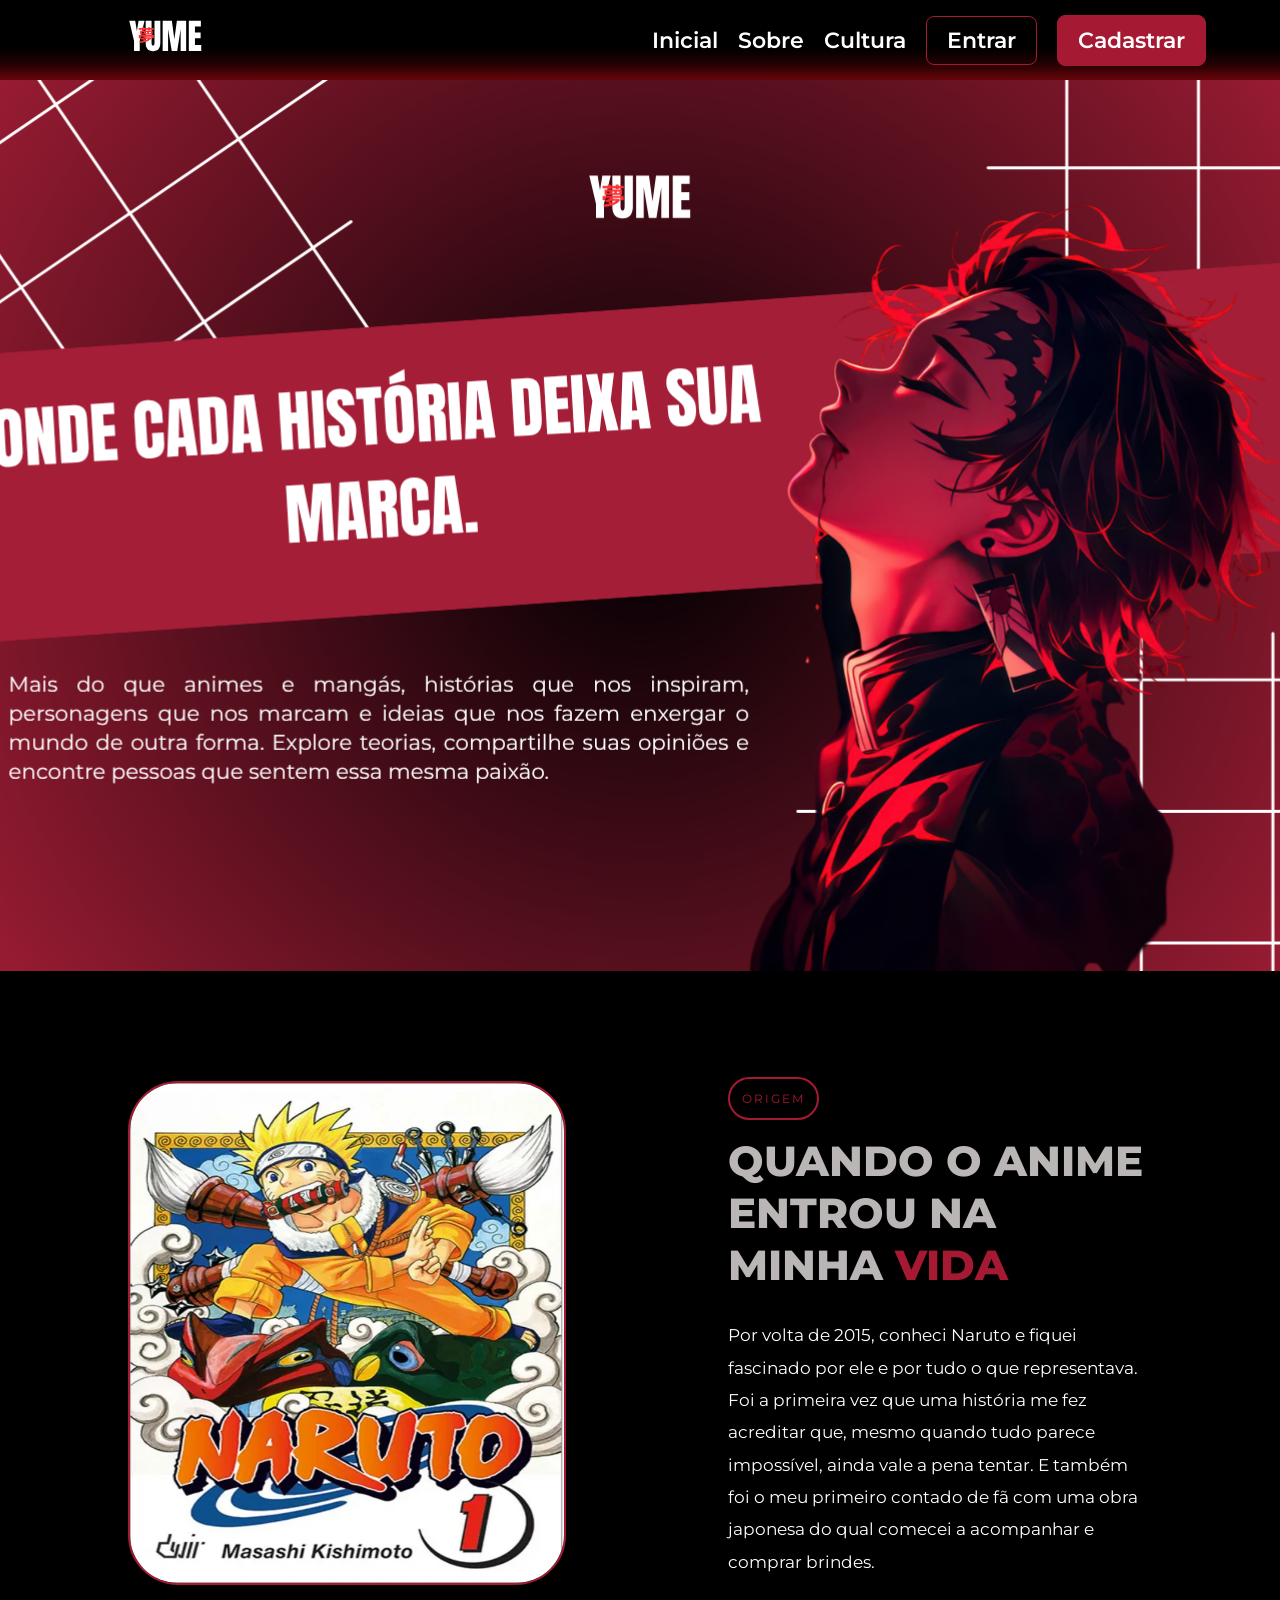
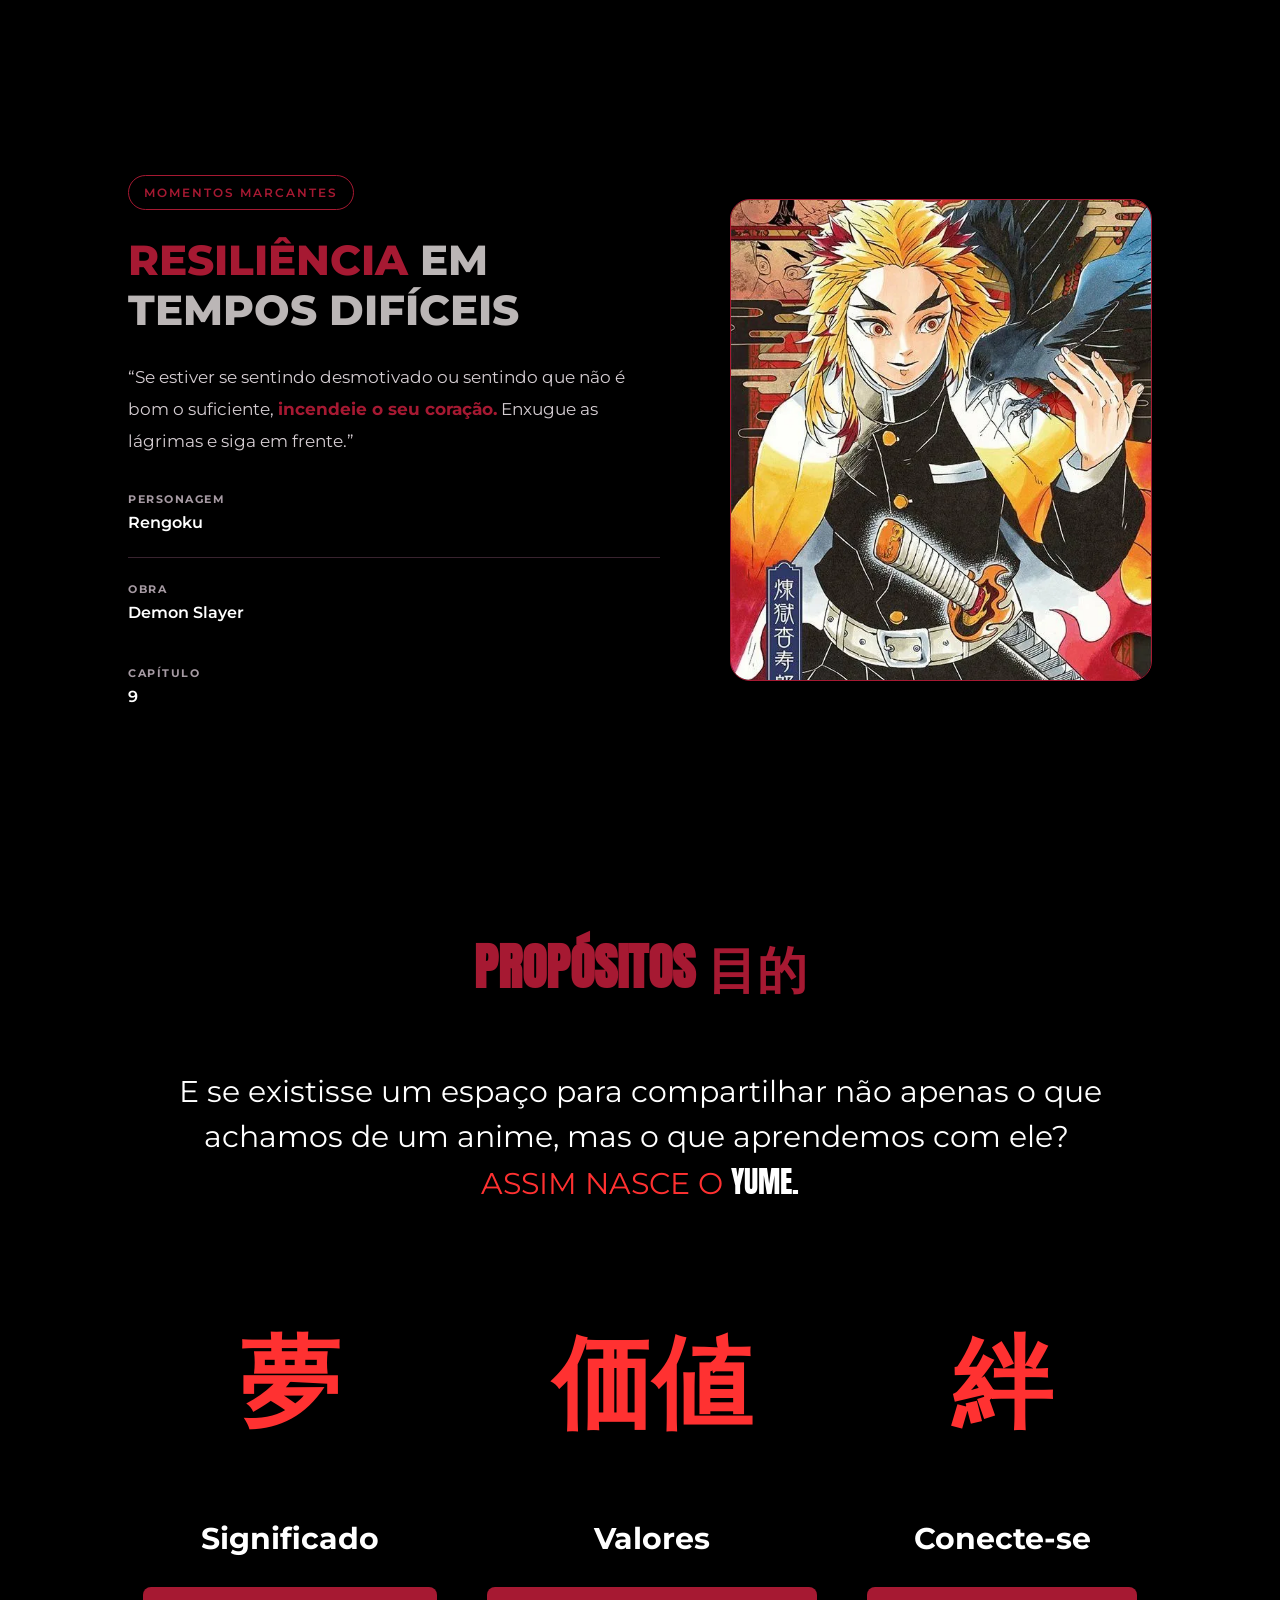
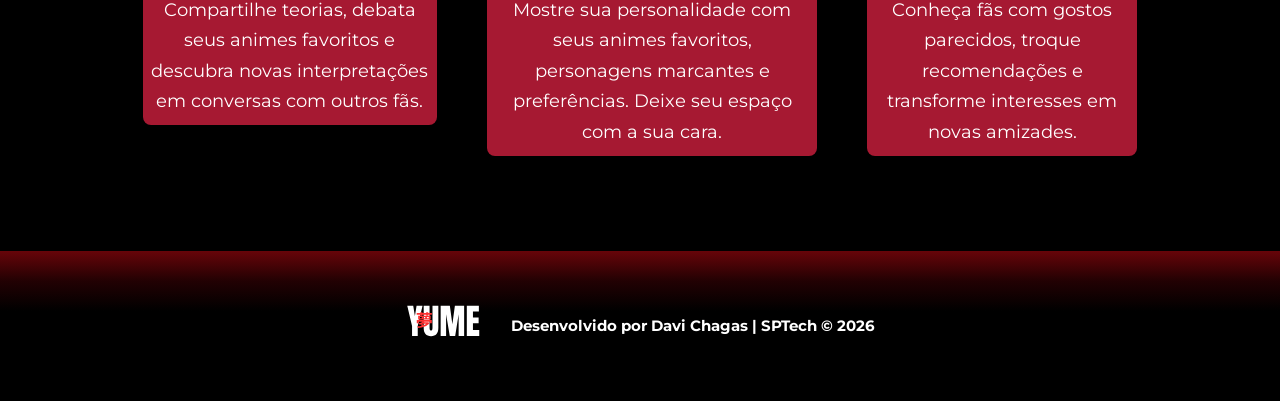
<file: public/index.html>
<!DOCTYPE html>
<html lang="en">

<head>
  <meta charset="UTF-8">
  <meta http-equiv="X-UA-Compatible" content="IE=edge">
  <meta name="viewport" content="width=device-width, initial-scale=1.0">

  <title>YUME | Página Inicial</title>

  <script src="./js/sessao.js"></script>

  <link rel="stylesheet" href="./css/estilo.css">
  <link rel="icon" href="./assets/imgs/logo.svg">
  <link rel="preconnect" href="https://fonts.gstatic.com">
</head>

<body>
  <div class="header">
    <div class="container">
      <img src="assets/imgs/logo.svg" width="75px">
      <ul class="navbar">
        <li class="agora">
          <a href="#">Inicial</a>
        </li>
        <li>
          <a href="sobre.html">Sobre</a>
        </li>
        <li>
          <a href="cultura.html">Cultura</a>
        </li>
        <li>
          <a class="btn-entrar" href="login.html">Entrar</a>
        </li>
        <li>
          <a class="btn-cadastrar" href="cadastro.html">Cadastrar</a>
        </li>
      </ul>
    </div>
  </div>

  <div class="banner">
    <div class="container">
    </div>
  </div>

  <div class="origem">
    <div class="container">
      <div class="box">
        <img src="assets/imgs/naruto.webp" alt="Naruto">
        <div class="info-box">
          <div>
            <span class="badge">ORIGEM</span>
          </div>
          <h1>QUANDO O ANIME <br> ENTROU NA MINHA <span>VIDA</span></h1>
          <p>Por volta de 2015, conheci Naruto e fiquei fascinado por ele e por tudo o que representava. Foi a primeira
            vez que uma história me fez acreditar que, mesmo quando tudo parece impossível, ainda vale a pena tentar. E
            também foi o meu primeiro contado de fã com uma obra japonesa do qual comecei a acompanhar e comprar
            brindes.
          </p>
        </div>
      </div>
    </div>
  </div>

  <div class="momentos">
    <div class="container">
      <div class="momentos-box">

        <div class="info-box">
          <span class="badge">MOMENTOS MARCANTES</span>
          <h1>
            <span class="destaque-titulo">RESILIÊNCIA</span>
            EM TEMPOS DIFÍCEIS
          </h1>
          <p class="citacao">
            “Se estiver se sentindo desmotivado ou sentindo que não é
            bom o suficiente,
            <span class="destaque">incendeie o seu coração.</span>
            Enxugue as lágrimas e siga em frente.”
          </p>
          <div class="autor">
            <span>PERSONAGEM</span>
            <h4>Rengoku</h4>
          </div>
          <div class="sub-informacoes">
            <div>
              <span class="label-info">OBRA</span>
              <h4>Demon Slayer</h4>
            </div>
            <div>
              <span class="label-info">CAPÍTULO</span>
              <h4>9</h4>
            </div>
          </div>
        </div>
        <img src="assets/imgs/rengoku.webp" alt="Rengoku">
      </div>
    </div>
  </div>

  <div class="proposito">
    <div class="container">
      <div class="proposito-box">
        <div class="info-box">
          <h1 class="titulo-proposito">PROPÓSITOS 目的</h1>
          <p>
            E se existisse um espaço para compartilhar não apenas o que achamos de um anime, mas o que aprendemos com
            ele? <br>
            <span>ASSIM NASCE O <span class="titulo-logo">YUME.</span></span>
          </p>
          <div class="cards-proposito">
            <div class="card-proposito">
              <h1>夢</h1>
              <h3>Significado</h3>
              <p>
                Compartilhe teorias, debata seus animes favoritos e descubra
                novas interpretações em conversas com outros fãs.
              </p>
            </div>
            <div class="card-proposito">
              <h1> 価値</h1>
              <h3>Valores</h3>
              <p>
                Mostre sua personalidade com seus animes favoritos,
                personagens marcantes e preferências. Deixe seu espaço com a sua cara.
              </p>
            </div>
            <div class="card-proposito">
              <h1>絆</h1>
              <h3>Conecte-se</h3>
              <p>
                Conheça fãs com gostos parecidos, troque recomendações
                e transforme interesses em novas amizades.
              </p>
            </div>
          </div>
        </div>
      </div>
    </div>
  </div>

  <div class="footer">
    <div class="container">
      <img src="assets/imgs/logo.svg" width="75px">
      <h4>Desenvolvido por Davi Chagas | SPTech &copy; 2026</h4>
    </div>
  </div>
</body>

</html>
</file>
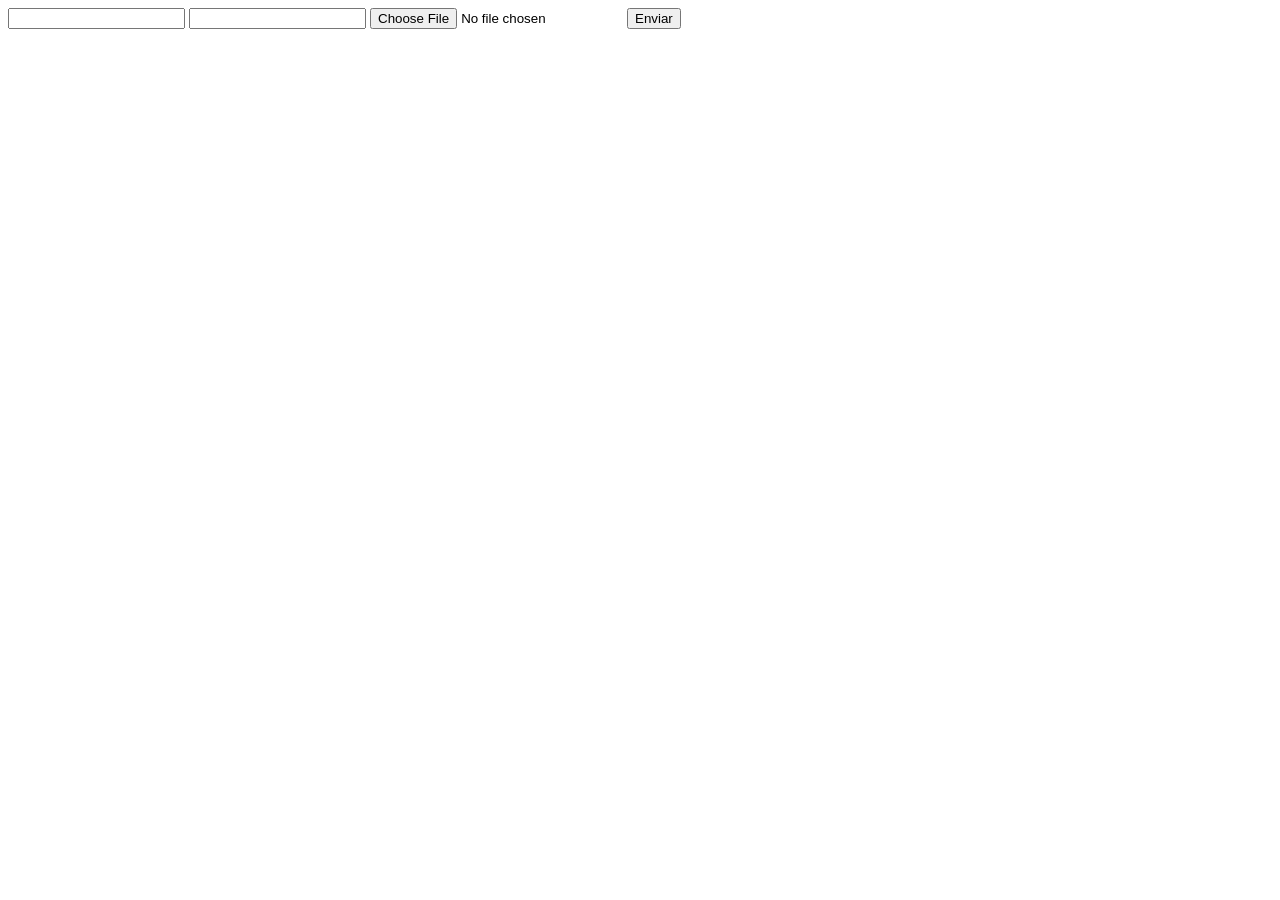
<file: DOCUMENTOS_DE_APOIO/exemplo_de_upload_de_arquivo/public/index.html>
<!DOCTYPE html>
<html lang="en">

<head>
  <meta charset="UTF-8">
  <meta http-equiv="X-UA-Compatible" content="IE=edge">
  <meta name="viewport" content="width=device-width, initial-scale=1.0">
  <title>Upload</title>
</head>

<body>

  <div>
    <input name="nome" id="nome" type="text" />
    <input name="email" id="email" type="url" />
    <input name="foto" id="foto" type="file" />
    <button onclick="enviar()">Enviar</button>
  </div>

  <div id="container"></div>
</body>

</html>

<script>
  function enviar() {
    const formData = new FormData();
    formData.append('foto', foto.files[0])
    formData.append('nome', nome.value)
    formData.append('email', email.value)

    fetch("/usuarios/cadastro", {
      method: "POST",
      body: formData
    })
      .then(res => {
        window.location = "./perfil.html"
      })
      .catch(err => {
        console.log(err);
      })
  }
</script>
</file>
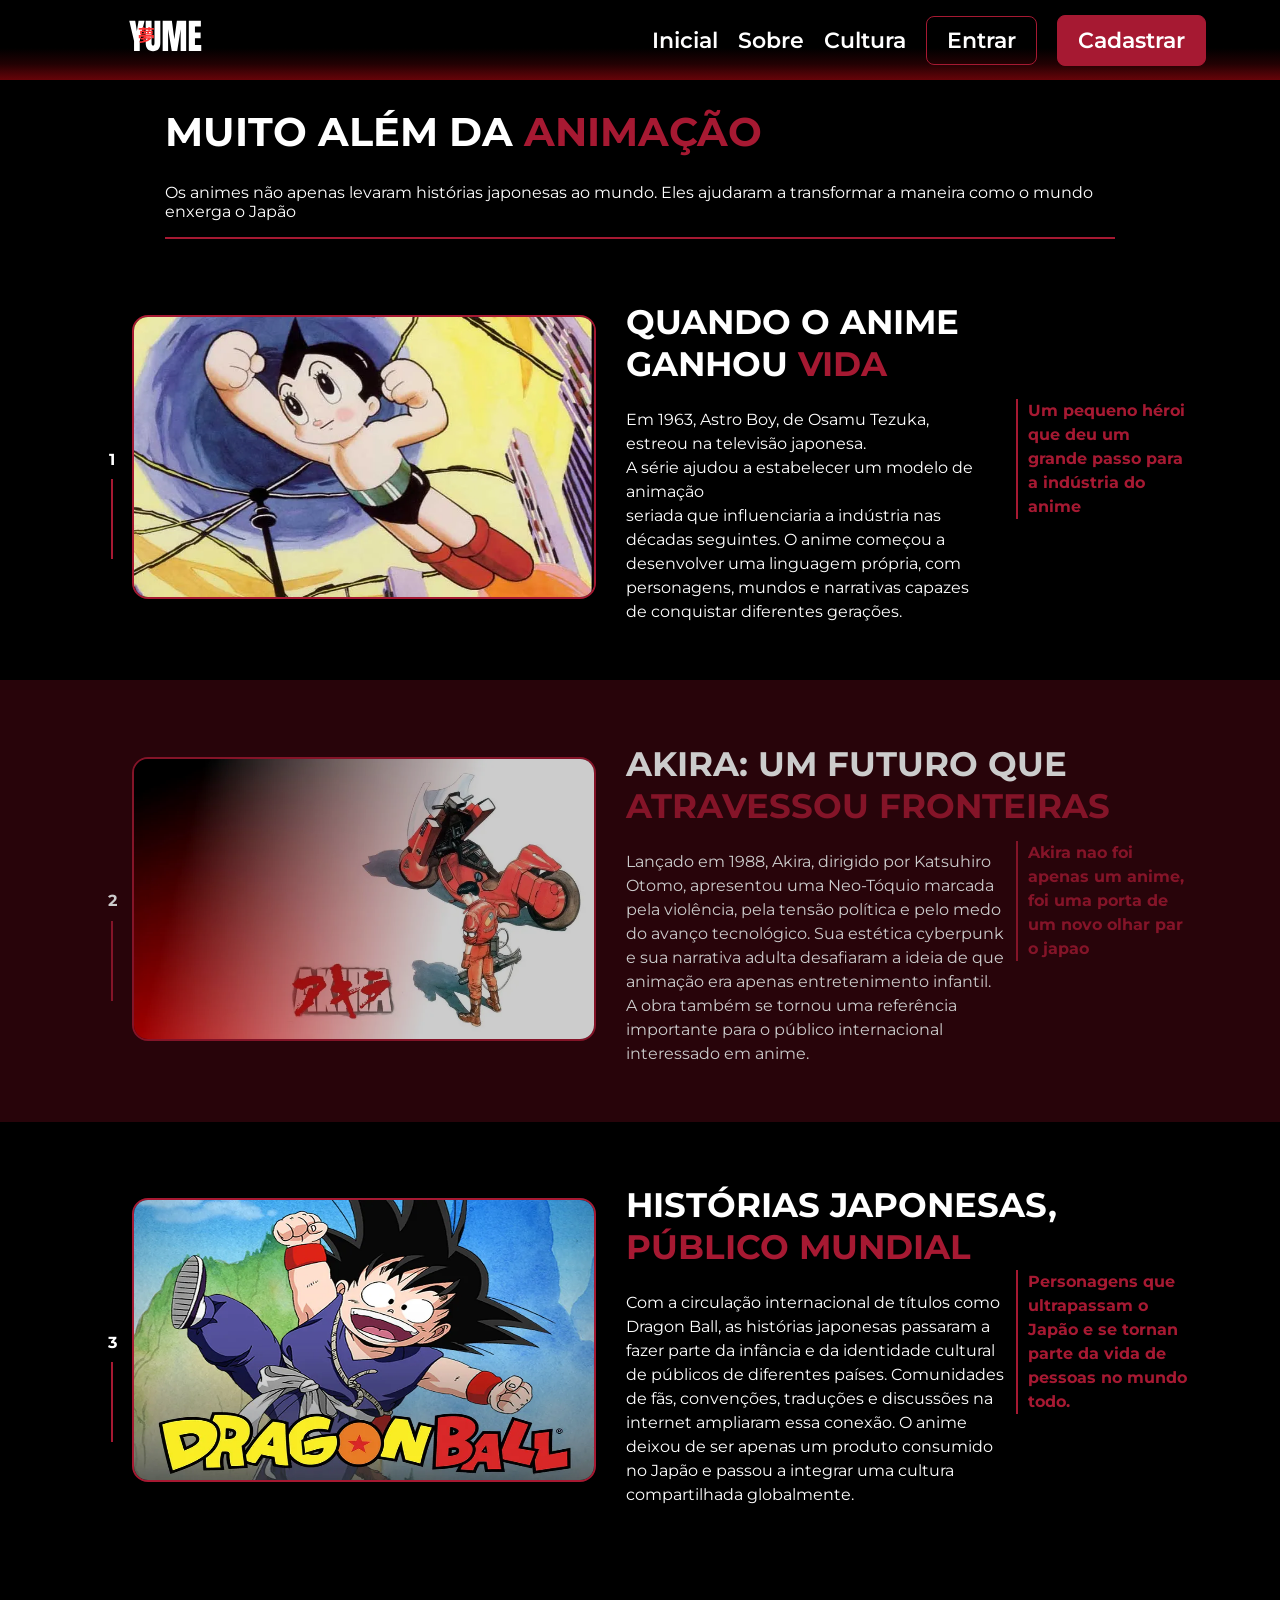
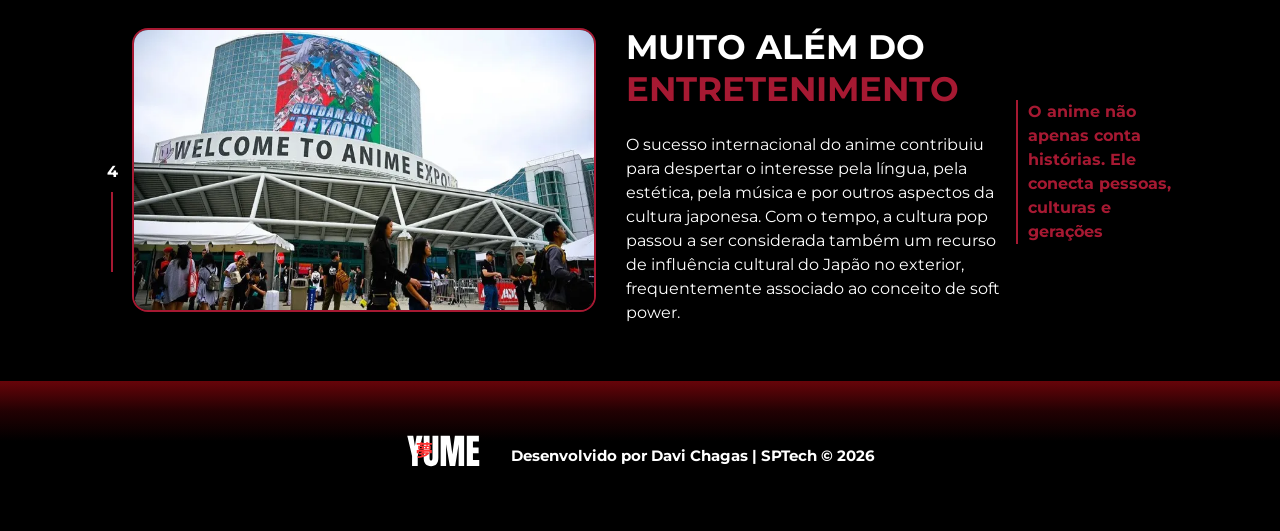
<file: public/cultura.html>
<!DOCTYPE html>
<html lang="en">

<head>
    <meta charset="UTF-8">
    <meta http-equiv="X-UA-Compatible" content="IE=edge">
    <meta name="viewport" content="width=device-width, initial-scale=1.0">

    <title>YUME | Página Inicial</title>

    <script src="./js/sessao.js"></script>

    <link rel="stylesheet" href="./css/cultura.css">
    <link rel="icon" href="./assets/imgs/logo.svg">
    <link rel="preconnect" href="https://fonts.gstatic.com">
</head>

<body>
    <div class="header">
        <div class="container">
            <img src="assets/imgs/logo.svg" width="75px">
            <ul class="navbar">
                <li class="agora">
                    <a href="index.html">Inicial</a>
                </li>
                <li>
                    <a href="sobre.html">Sobre</a>
                </li>
                <li>
                    <a href="cultura.html">Cultura</a>
                </li>
                <li>
                    <a class="btn-entrar" href="login.html">Entrar</a>
                </li>
                <li>
                    <a class="btn-cadastrar" href="cadastro.html">Cadastrar</a>
                </li>
            </ul>
        </div>
    </div>

    <div class="cultura">
        <div class="cultura-content">
            <h1 class="titulo-cultura">MUITO ALÉM DA <span>ANIMAÇÃO</span></h1>
            <p>
                Os animes não apenas levaram histórias japonesas ao mundo. Eles ajudaram a transformar a
                maneira
                como o
                mundo enxerga o Japão
            </p>
        </div>
    </div>

    <div class="linha-do-tempo">
        <span class="timeline">1</span>
        <div>
            <img src="assets/imgs/astro-boy.webp" alt="">
        </div>
        <div class="box">
            <h1 class="titulo">QUANDO O ANIME <br> GANHOU <span>VIDA</span></h1>
            <p>
                Em 1963, Astro Boy, de Osamu Tezuka,<br> estreou na televisão japonesa. <br> A série ajudou a
                estabelecer um modelo de animação <br> seriada que influenciaria a indústria nas <br> décadas seguintes.
                O anime começou a <br> desenvolver uma linguagem própria, com <br> personagens, mundos e narrativas
                capazes <br> de conquistar diferentes gerações.
            </p>
        </div>
        <p class="citacao">Um pequeno héroi que deu um grande passo para a indústria do anime</p>
    </div>
    <div class="linha-do-tempo akira">
        <span class="timeline">2</span>
        <div>
            <img src="assets/imgs/akira.webp" alt="">
        </div>
        <div class="box">
            <h1 class="titulo">AKIRA: UM FUTURO QUE <span>ATRAVESSOU  FRONTEIRAS</span></h1>
            <p>
                Lançado em 1988, Akira, dirigido por Katsuhiro Otomo, apresentou uma Neo-Tóquio marcada pela violência,
                pela tensão política e pelo medo do avanço tecnológico. Sua estética cyberpunk <br> e sua narrativa
                adulta
                desafiaram a ideia de que animação era apenas entretenimento infantil. <br> A obra também se tornou uma
                referência importante para o público internacional interessado em anime.
            </p>
        </div>
        <div>
            
        </div>
        <p class="citacao">Akira nao foi apenas um anime,<br> foi uma porta de um novo olhar par o japao</p>
    </div>
    <div class="linha-do-tempo">
        <span class="timeline">3</span>
        <div>
            <img src="assets/imgs/dragon-ball.webp" alt="">
        </div>
        <div class="box">
            <h1 class="titulo">Histórias japonesas, <span>público mundial</span></h1>
            <p>
                Com a circulação internacional de títulos como Dragon Ball, as histórias japonesas passaram a fazer
                parte da infância e da identidade cultural de públicos de diferentes países. Comunidades de fãs,
                convenções, traduções e discussões na internet ampliaram essa conexão. O anime deixou de ser apenas um
                produto consumido no Japão e passou a integrar uma cultura compartilhada globalmente.
            </p>
        </div>
        <p class="citacao">Personagens que ultrapassam o Japão e se tornan parte da vida de pessoas no mundo todo.</p>

    </div>
    <div class="linha-do-tempo">
        <span class="timeline">4</span>
        <div>
            <img src="assets/imgs/evento.webp" alt="">
        </div>
        <div class="box">
            <h1 class="titulo">Muito além do <span>entretenimento</span></h1>
            <p>
                O sucesso internacional do anime contribuiu para despertar o interesse pela língua, pela estética, pela
                música e por outros aspectos da cultura japonesa. Com o tempo, a cultura pop passou a ser considerada
                também um recurso de influência cultural do Japão no exterior, frequentemente associado ao conceito de
                soft power. 
            </p>

        </div>
        <p class="citacao">O anime não apenas conta histórias. Ele conecta pessoas, culturas e gerações</p>

    </div>


    <div class="footer">
        <div class="container">
            <img src="assets/imgs/logo.svg" width="75px">
            <h4>Desenvolvido por Davi Chagas | SPTech &copy; 2026</h4>
        </div>
    </div>
</body>

</html>
</file>
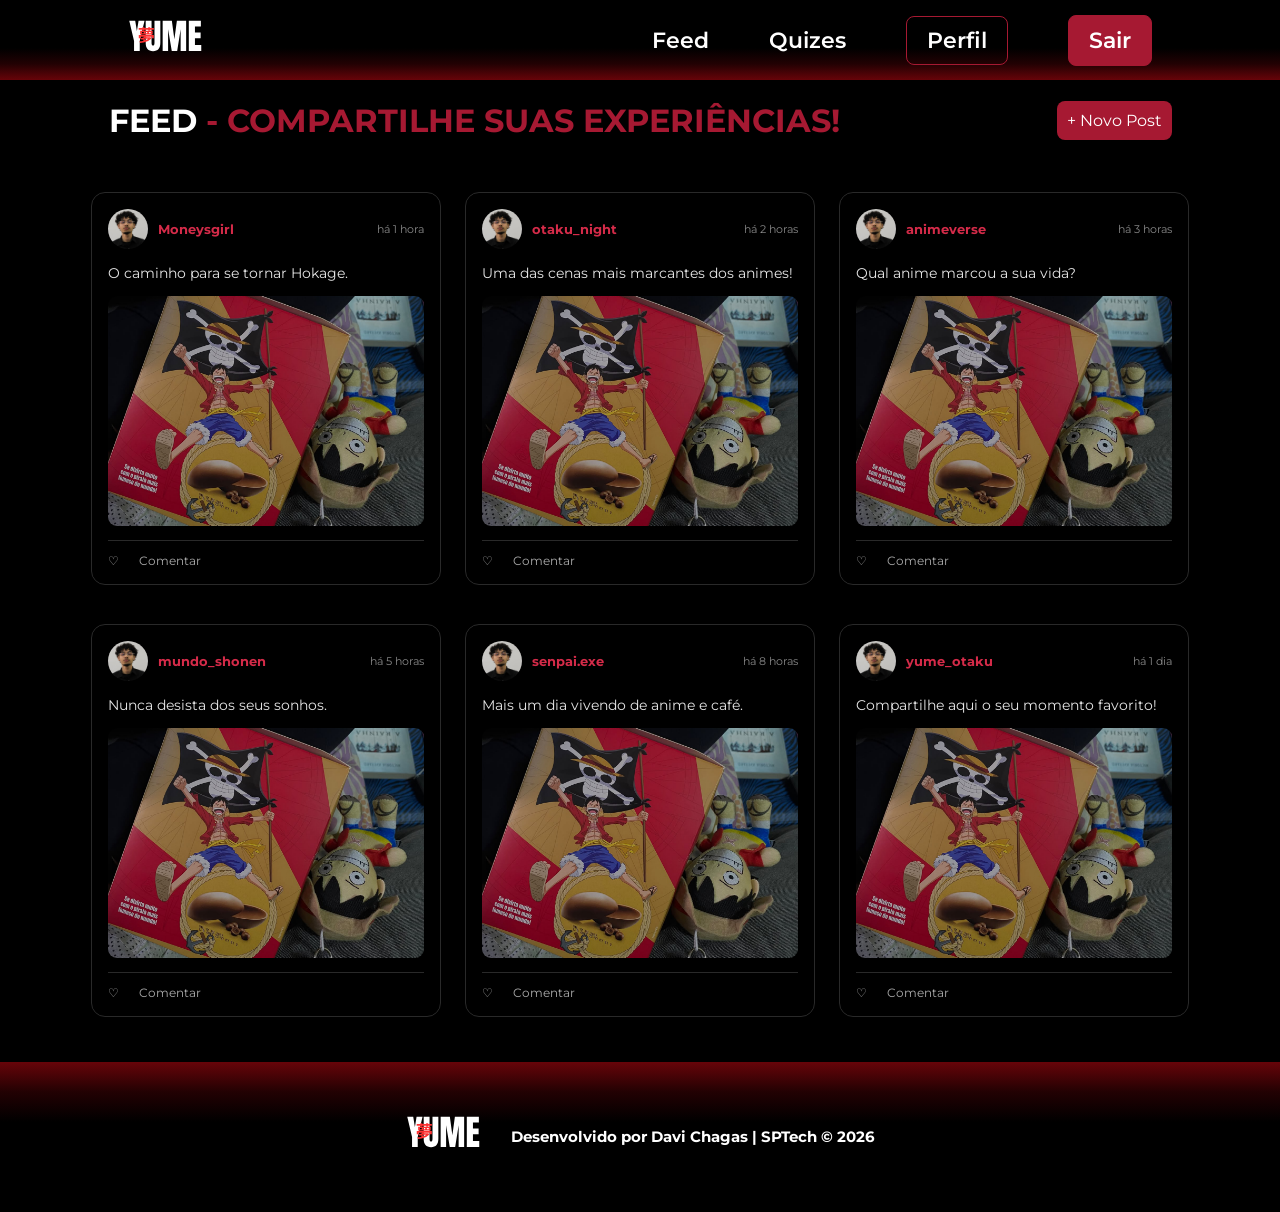
<file: public/feed.html>
<!DOCTYPE html>
<html lang="en">

<head>
  <meta charset="UTF-8">
  <meta http-equiv="X-UA-Compatible" content="IE=edge">
  <meta name="viewport" content="width=device-width, initial-scale=1.0">

  <title>YUME | Feed</title>

  <script src="./js/sessao.js"></script>

  <link rel="stylesheet" href="./css/feed.css">
  <link rel="icon" href="./assets/imgs/logo.svg">
  <link rel="preconnect" href="https://fonts.gstatic.com">
</head>

<body>
  <div class="header">
    <div class="container">
      <img src="assets/imgs/logo.svg" width="75px">
      <ul class="navbar">
        <li class="agora">
          <a href="feed.html">Feed</a>
        </li>
        <li>
          <a href="quiz.html">Quizes</a>
        </li>
        <li>
          <a class="btn-entrar" href="perfil.html">Perfil</a>
        </li>
        <li>
          <a class="btn-cadastrar" href="cadastro.html">Sair</a>
        </li>
      </ul>
    </div>
  </div>

  <div class="box">
    <h1 class="titulo-feed">FEED <span>- COMPARTILHE SUAS EXPERIÊNCIAS!</span></h1>
    <div>
    <a href="novo-post.html" class="btn-post">+ Novo Post</a>
    </div>
  </div>
  <div class="feed-container">

    <div class="post-container">
      <div class="info-post">
        <div class="usuario-post">
          <img src="assets/imgs/davi.jpeg" alt="Foto de perfil">
          <span class="autor">Moneysgirl</span>
        </div>
        <span class="tempo-post">há 1 hora</span>
      </div>
      <p class="legenda">O caminho para se tornar Hokage.</p>
      <img class="imagem-post" src="assets/imgs/luffy.jpeg" alt="Luffy">
      <div class="rodape-post">
        <span>♡</span>
        <span>Comentar</span>
      </div>
    </div>

    <div class="post-container">
      <div class="info-post">
        <div class="usuario-post">
          <img src="assets/imgs/davi.jpeg" alt="Foto de perfil">
          <span class="autor">otaku_night</span>
        </div>
        <span class="tempo-post">há 2 horas</span>
      </div>
      <p class="legenda">Uma das cenas mais marcantes dos animes!</p>
      <img class="imagem-post" src="assets/imgs/luffy.jpeg" alt="Cena de anime">
      <div class="rodape-post">
        <span>♡</span>
        <span>Comentar</span>
      </div>
    </div>

    <div class="post-container">
      <div class="info-post">
        <div class="usuario-post">
          <img src="assets/imgs/davi.jpeg" alt="Foto de perfil">
          <span class="autor">animeverse</span>
        </div>
        <span class="tempo-post">há 3 horas</span>
      </div>
      <p class="legenda">Qual anime marcou a sua vida?</p>
      <img class="imagem-post" src="assets/imgs/luffy.jpeg" alt="Personagem de anime">
      <div class="rodape-post">
        <span>♡</span>
        <span>Comentar</span>
      </div>
    </div>

    <div class="post-container">
      <div class="info-post">
        <div class="usuario-post">
          <img src="assets/imgs/davi.jpeg" alt="Foto de perfil">
          <span class="autor">mundo_shonen</span>
        </div>
        <span class="tempo-post">há 5 horas</span>
      </div>
      <p class="legenda">Nunca desista dos seus sonhos.</p>
      <img class="imagem-post" src="assets/imgs/luffy.jpeg" alt="Personagem de anime">
      <div class="rodape-post">
        <span>♡</span>
        <span>Comentar</span>
      </div>
    </div>

    <div class="post-container">
      <div class="info-post">
        <div class="usuario-post">
          <img src="assets/imgs/davi.jpeg" alt="Foto de perfil">
          <span class="autor">senpai.exe</span>
        </div>
        <span class="tempo-post">há 8 horas</span>
      </div>
      <p class="legenda">Mais um dia vivendo de anime e café.</p>
      <img class="imagem-post" src="assets/imgs/luffy.jpeg" alt="Personagem de anime">
      <div class="rodape-post">
        <span>♡</span>
        <span>Comentar</span>
      </div>
    </div>

    <div class="post-container">
      <div class="info-post">
        <div class="usuario-post">
          <img src="assets/imgs/davi.jpeg" alt="Foto de perfil">
          <span class="autor">yume_otaku</span>
        </div>
        <span class="tempo-post">há 1 dia</span>
      </div>
      <p class="legenda">Compartilhe aqui o seu momento favorito!</p>
      <img class="imagem-post" src="assets/imgs/luffy.jpeg" alt="Personagem de anime">
      <div class="rodape-post">
        <span>♡</span>
        <span>Comentar</span>
      </div>
    </div>

  </div>

  <div class="footer">
    <div class="container">
      <img src="assets/imgs/logo.svg" width="75px">
      <h4>Desenvolvido por Davi Chagas | SPTech &copy; 2026</h4>
    </div>
  </div>
</body>

</html>
</file>
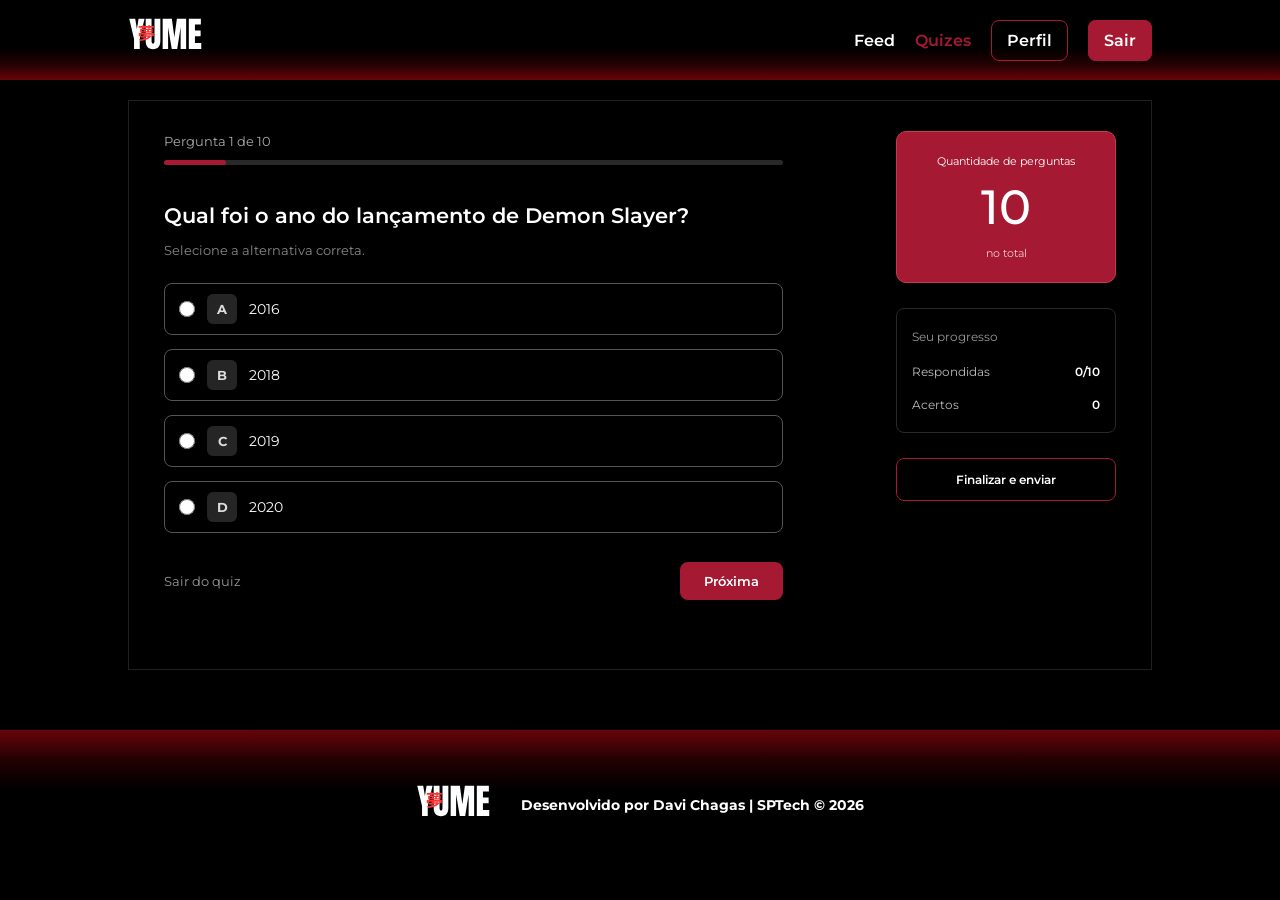
<file: public/jogar-quiz.html>
<!DOCTYPE html>
<html lang="pt-BR">

<head>
    <meta charset="UTF-8">
    <meta name="viewport" content="width=device-width, initial-scale=1.0">
    <title>YUME | Jogar Quiz</title>

    <link rel="stylesheet" href="./css/jogar-quiz.css">
    <link rel="icon" href="./assets/imgs/logo.svg">
</head>

<body>

    <header class="header">
        <div class="container">
            <a href="feed.html">
                <img src="assets/imgs/logo.svg" width="75px" alt="Logo YUME">
            </a>

            <nav>
                <ul class="navbar">
                    <li><a href="feed.html">Feed</a></li>
                    <li><a class="agora" href="quiz.html">Quizes</a></li>
                    <li><a class="btn-entrar" href="perfil.html">Perfil</a></li>
                    <li><a class="btn-cadastrar" href="cadastro.html">Sair</a></li>
                </ul>
            </nav>
        </div>
    </header>

    <main class="jogo-container">

        <section class="jogo-principal">

            <div class="progresso">
                <span>Pergunta 1 de 10</span>

                <div class="barra-progresso">
                    <div class="progresso-atual"></div>
                </div>
            </div>

            <div class="pergunta-container">
                <h1>
                    Qual foi o ano do lançamento de Demon Slayer?
                </h1>

                <p class="instrucao">
                    Selecione a alternativa correta.
                </p>
            </div>

            <form class="form-alternativas">

                <label class="alternativa">
                    <input type="radio" name="resposta" value="A">
                    <span class="letra">A</span>
                    <span class="texto-alternativa">2016</span>
                </label>

                <label class="alternativa">
                    <input type="radio" name="resposta" value="B">
                    <span class="letra">B</span>
                    <span class="texto-alternativa">2018</span>
                </label>

                <label class="alternativa">
                    <input type="radio" name="resposta" value="C">
                    <span class="letra">C</span>
                    <span class="texto-alternativa">2019</span>
                </label>

                <label class="alternativa">
                    <input type="radio" name="resposta" value="D">
                    <span class="letra">D</span>
                    <span class="texto-alternativa">2020</span>
                </label>

                <div class="acoes">
                    <a href="quiz.html" class="btn-sair">Sair do quiz</a>

                    <button type="button" class="btn-proxima">
                        Próxima
                    </button>
                </div>

            </form>

        </section>

        <aside class="painel-quiz">

            <div class="quantidade">
                <span class="painel-label">Quantidade de perguntas</span>
                <strong>10</strong>
                <span class="painel-descricao">no total</span>
            </div>

            <div class="resumo">
                <span class="resumo-label">Seu progresso</span>

                <div class="resumo-linha">
                    <span>Respondidas</span>
                    <strong>0/10</strong>
                </div>

                <div class="resumo-linha">
                    <span>Acertos</span>
                    <strong>0</strong>
                </div>
            </div>

            <button type="button" class="btn-finalizar">
                Finalizar e enviar
            </button>

        </aside>

    </main>

    <footer class="footer">
        <div class="container">
            <img src="assets/imgs/logo.svg" width="75px" alt="Logo YUME">
            <h4>Desenvolvido por Davi Chagas | SPTech &copy; 2026</h4>
        </div>
    </footer>

</body>

</html>
</file>
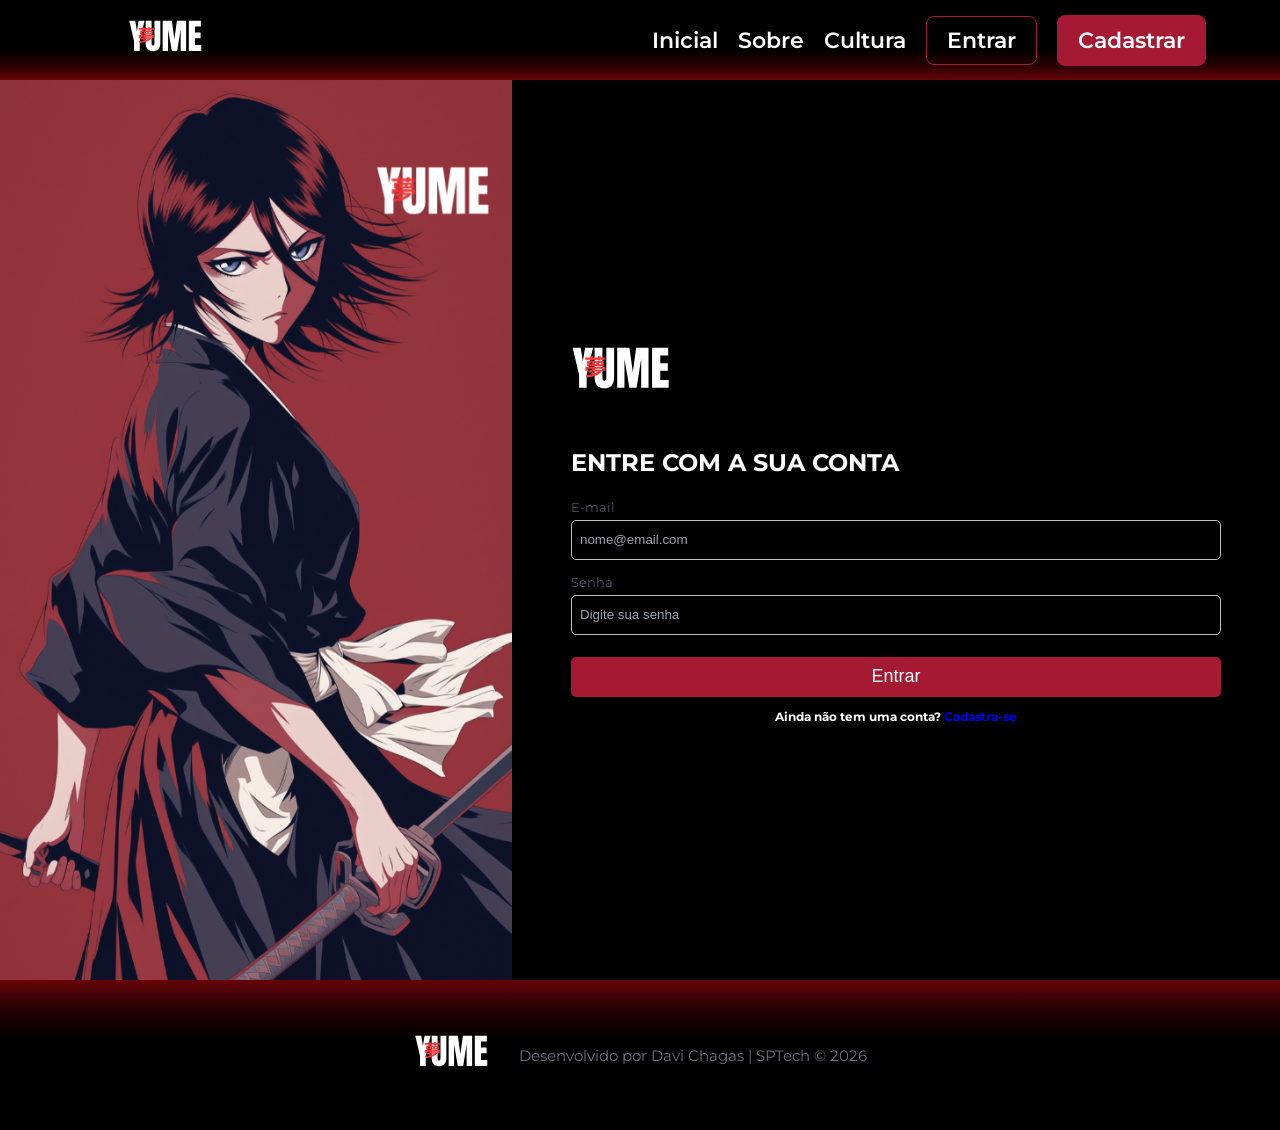
<file: public/login.html>
<!DOCTYPE html>
<html lang="pt-br">

<head>
    <meta charset="UTF-8">
    <meta http-equiv="X-UA-Compatible" content="IE=edge">
    <meta name="viewport" content="width=device-width, initial-scale=1.0">

    <title>YUME | Login</title>

    <script src="./js/sessao.js"></script>

    <link rel="stylesheet" href="./css/cadastro.css">
    <link rel="icon" href="./assets/imgs/logo.svg">
    <link rel="preconnect" href="https://fonts.gstatic.com">
</head>

<body>

    <!--Header-->

    <div class="header">
        <div class="container">
            <img src="assets/imgs/logo.svg" width="75px">
            <ul class="navbar">
                <li class="agora">
                    <a href="index.html">Inicial</a>
                </li>
                <li>
                    <a href="sobre.html">Sobre</a>
                </li>
                <li>
                    <a href="cultura.html">Cultura</a>
                </li>
                <li>
                    <a class="btn-entrar" href="login.html">Entrar</a>
                </li>
                <li>
                    <a class="btn-cadastrar" href="cadastro.html">Cadastrar</a>
                </li>
            </ul>
        </div>
    </div>

    <div class="container-login">
        <div class="div-foto"></div>
        <div class="div-formulario">
            <div class="div-campos">
                <div class="div-titulo">
                    <img src="assets/imgs/logo.svg" width="100px" height="100px" alt="">
                    <h2>ENTRE COM A SUA CONTA</h2>
                </div>

                <label for="ipt_email" class="label-inputs">E-mail</label><br>
                <input type="text" id="ipt_email" placeholder="nome@email.com" class="ipt-info"><br>

                <label for="ipt_senha" class="label-inputs">Senha</label><br>
                <input type="password" id="ipt_senha" onkeyup="mostrarSenha()" placeholder="Digite sua senha" required
                    class="ipt-info"><br>
                <div id="div_senha"></div>


                <button onclick="cadastrar()">Entrar</button>
                <tr></tr>
                <p class="p-entrar">Ainda não tem uma conta? <a href="login.html">Cadastra-se</a><br>
            </div>
        </div>
</div>
        <!-- <div class="login">
        <div class="alerta_erro">
            <div class="card_erro" id="cardErro">
                <span id="mensagem_erro"></span>
            </div>
        </div>
        <div class="container">
            <div class="card card-login">
                <h2>Olá de volta!</h2>
                <div class="formulario">
                    <div class="campo">
                        <span>E-mail:</span>
                        <input id="email_input" type="text" placeholder="Login">
                    </div>
                    <div class="campo">
                        <span>Senha:</span>
                        <input id="senha_input" type="password" placeholder="******">
                    </div>
                    <button class="botao" onclick="entrar()">Entrar</button>
                </div>

                <div id="div_aguardar" class="loading-div">
                    <img src="./assets/circle-loading.gif" id="loading-gif">
                </div>

                <div id="div_erros_login"></div>
            </div>
        </div>
    </div> -->

        <!--footer inicio-->
        <div class="footer">
            <div class="container">
                <img src="assets/imgs/logo.svg" width="75px">
                <h4>Desenvolvido por Davi Chagas | SPTech &copy; 2026</h4>
            </div>
        </div>

</body>

</html>

<script>


    function entrar() {
        aguardar();

        var emailVar = email_input.value;
        var senhaVar = senha_input.value;

        if (emailVar == "" || senhaVar == "") {
            cardErro.style.display = "block"
            mensagem_erro.innerHTML = "(Mensagem de erro para todos os campos em branco)";
            finalizarAguardar();
            return false;
        }
        else {
            setInterval(sumirMensagem, 5000)
        }

        console.log("FORM LOGIN: ", emailVar);
        console.log("FORM SENHA: ", senhaVar);

        fetch("/usuarios/autenticar", {
            method: "POST",
            headers: {
                "Content-Type": "application/json"
            },
            body: JSON.stringify({
                emailServer: emailVar,
                senhaServer: senhaVar
            })
        }).then(function (resposta) {
            console.log("ESTOU NO THEN DO entrar()!")

            if (resposta.ok) {
                console.log(resposta);

                resposta.json().then(json => {
                    console.log(json);
                    console.log(JSON.stringify(json));
                    sessionStorage.EMAIL_USUARIO = json.email;
                    sessionStorage.NOME_USUARIO = json.nome;
                    sessionStorage.CPF_USUARIO = json.cpf;
                    sessionStorage.ID_USUARIO = json.id;
                    sessionStorage.AQUARIOS = JSON.stringify(json.aquarios)

                    setTimeout(function () {
                        window.location = "./dashboard/cards.html";
                    }, 1000); // apenas para exibir o loading

                });

            } else {

                console.log("Houve um erro ao tentar realizar o login!");

                resposta.text().then(texto => {
                    console.error(texto);
                    finalizarAguardar(texto);
                });
            }

        }).catch(function (erro) {
            console.log(erro);
        })

        return false;
    }

    function sumirMensagem() {
        cardErro.style.display = "none"
    }

</script>
</file>
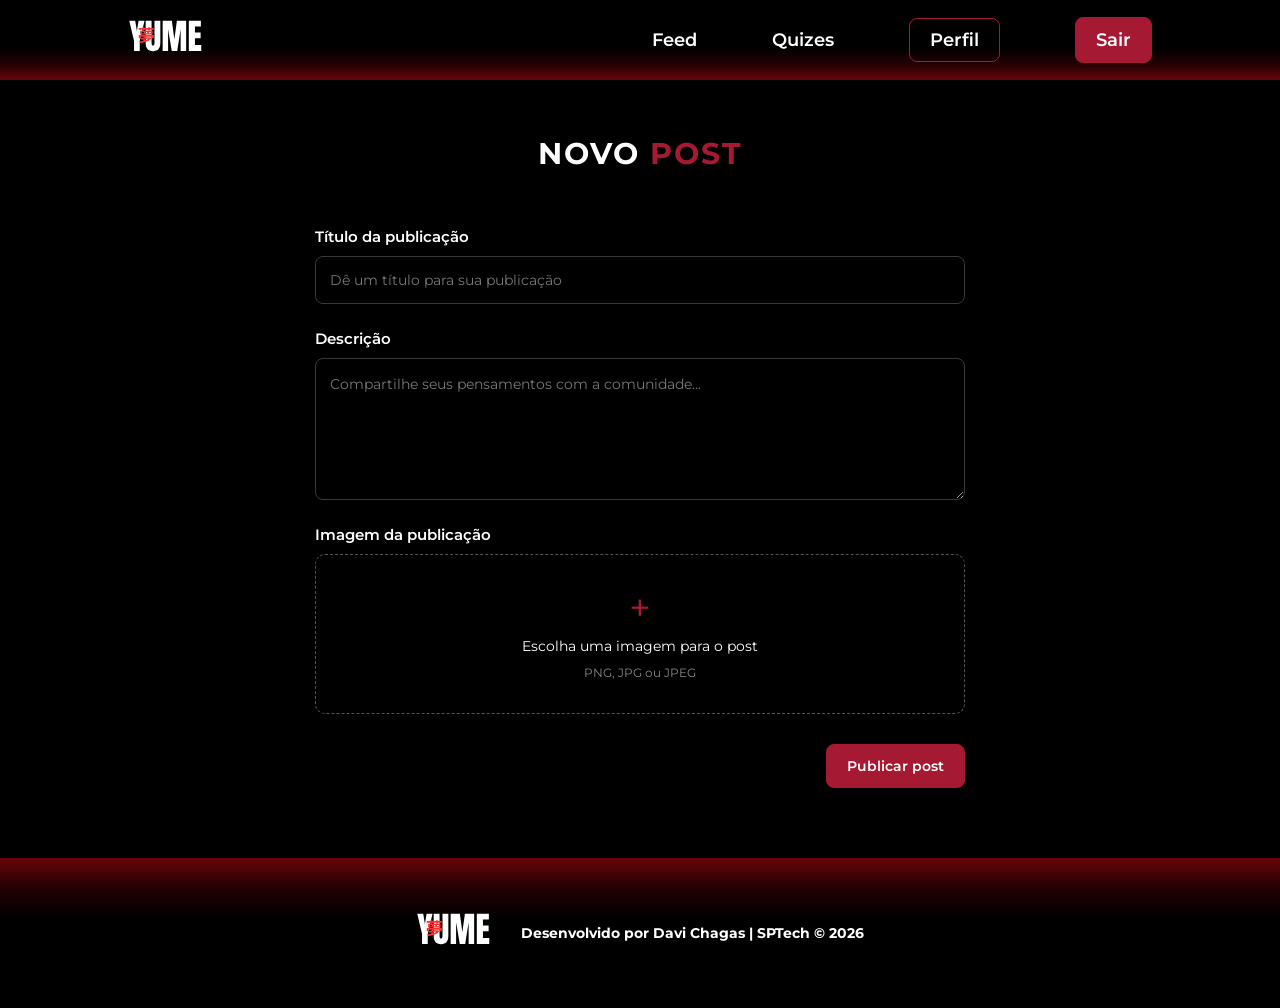
<file: public/novo-post.html>
<!DOCTYPE html>
<html lang="pt-BR">

<head>
    <meta charset="UTF-8">
    <meta http-equiv="X-UA-Compatible" content="IE=edge">
    <meta name="viewport" content="width=device-width, initial-scale=1.0">

    <title>YUME | Novo Post</title>

    <script src="./js/sessao.js"></script>

    <link rel="stylesheet" href="./css/novo-post.css">
    <link rel="icon" href="./assets/imgs/logo.svg">
    <link rel="preconnect" href="https://fonts.googleapis.com">
    <link rel="preconnect" href="https://fonts.gstatic.com" crossorigin>
</head>

<body>

    <div class="header">
        <div class="container">
            <img src="assets/imgs/logo.svg" width="75px" alt="Logo">

            <ul class="navbar">
                <li>
                    <a href="feed.html">Feed</a>
                </li>
                <li>
                    <a href="quiz.html">Quizes</a>
                </li>
                <li>
                    <a class="btn-entrar" href="perfil.html">Perfil</a>
                </li>
                <li>
                    <a class="btn-cadastrar" href="cadastro.html">Sair</a>
                </li>
            </ul>
        </div>
    </div>

    <div class="box">
        <h1 class="titulo-feed">NOVO <span>POST</span></h1>
    </div>

    <main class="novo-post-container">

        <form class="form-post" enctype="multipart/form-data">

            <div class="campo-post">
                <label for="ipt_titulo">Título da publicação</label>
                <input
                    type="text"
                    id="ipt_titulo"
                    name="titulo"
                    placeholder="Dê um título para sua publicação"
                    maxlength="100"
                    required>
            </div>

            <div class="campo-post">
                <label for="ipt_descricao">Descrição</label>
                <textarea
                    id="ipt_descricao"
                    name="descricao"
                    placeholder="Compartilhe seus pensamentos com a comunidade..."
                    rows="5"
                    maxlength="1000"
                    required></textarea>
            </div>

            <div class="campo-post">
                <label>Imagem da publicação</label>

                <label for="ipt_imagem" class="upload-imagem">
                    <span class="upload-icone">+</span>
                    <span>Escolha uma imagem para o post</span>
                    <span class="upload-detalhe">PNG, JPG ou JPEG</span>
                </label>

                <input
                    type="file"
                    id="ipt_imagem"
                    name="imagem"
                    accept="image/png, image/jpeg"
                    required>

                <img id="preview_imagem" alt="Pré-visualização da imagem">
            </div>

            <div class="acoes-post">
                <button type="submit" class="btn-publicar">Publicar post</button>
            </div>

        </form>

    </main>

    <div class="footer">
        <div class="container">
            <img src="assets/imgs/logo.svg" width="75px" alt="Logo">
            <h4>Desenvolvido por Davi Chagas | SPTech &copy; 2026</h4>
        </div>
    </div>

 

</body>

</html>
</file>
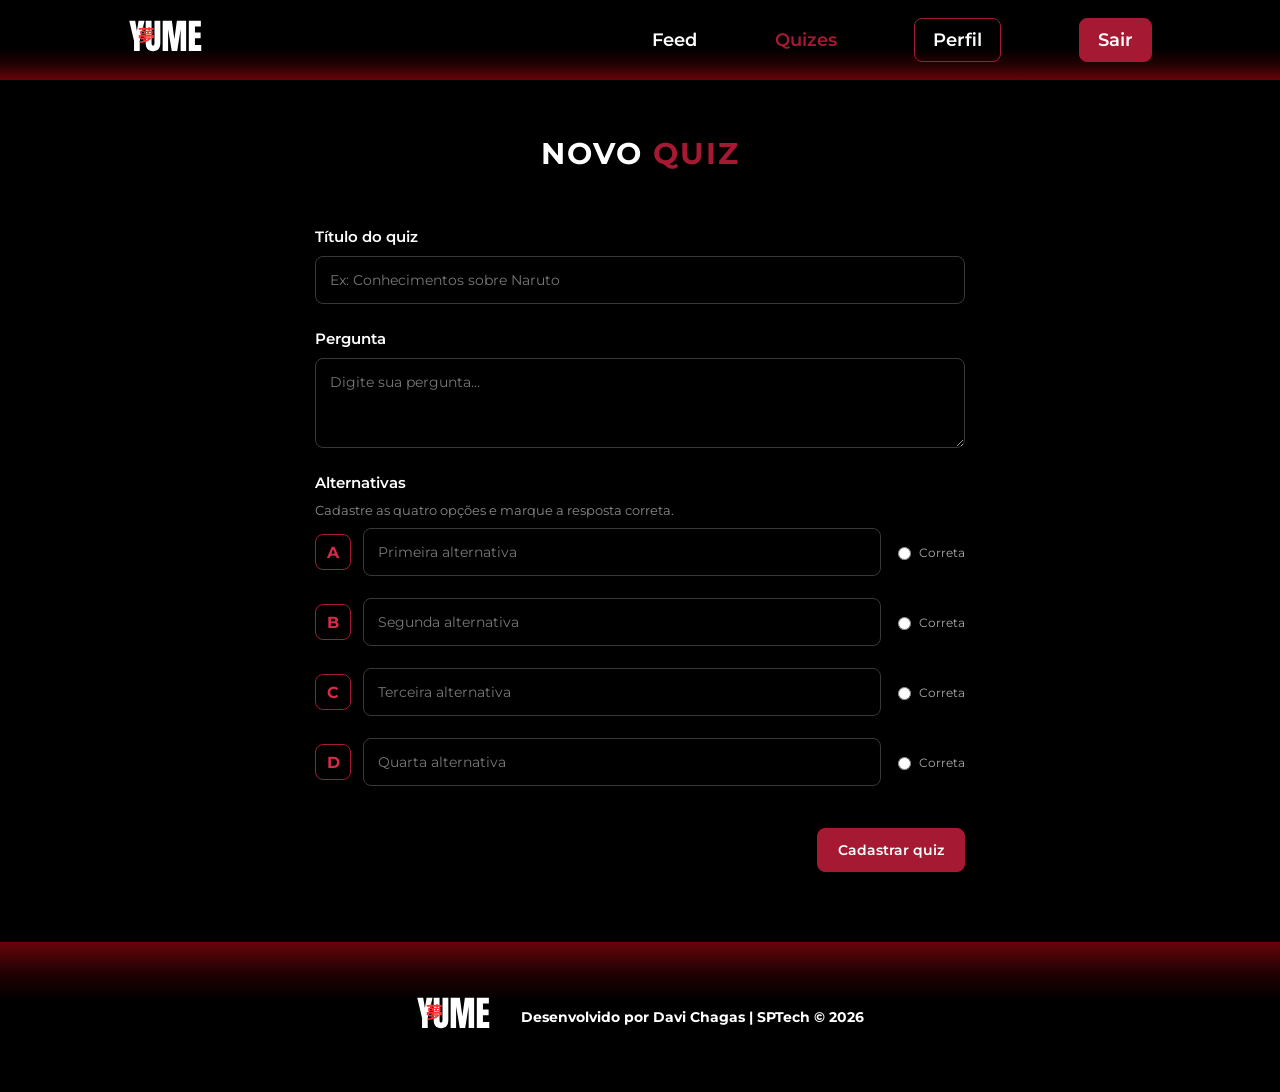
<file: public/novo-quiz.html>
<!DOCTYPE html>
<html lang="pt-BR">

<head>
    <meta charset="UTF-8">
    <meta name="viewport" content="width=device-width, initial-scale=1.0">

    <title>YUME | Novo Quiz</title>

    <link rel="stylesheet" href="./css/novo-quiz.css">
    <link rel="icon" href="./assets/imgs/logo.svg">
</head>

<body>

    <div class="header">
        <div class="container">
            <img src="assets/imgs/logo.svg" width="75px" alt="Logo">

            <ul class="navbar">
                <li><a href="feed.html">Feed</a></li>
                <li><a class="agora" href="quiz.html">Quizes</a></li>
                <li><a class="btn-entrar" href="perfil.html">Perfil</a></li>
                <li><a class="btn-cadastrar" href="cadastro.html">Sair</a></li>
            </ul>
        </div>
    </div>

    <div class="box">
        <h1 class="titulo-pagina">NOVO <span>QUIZ</span></h1>
    </div>

    <div class="quiz-container">

        <form class="form-quiz">

            <div class="campo-quiz">
                <label for="ipt_titulo">Título do quiz</label>
                <input
                    type="text"
                    id="ipt_titulo"
                    name="titulo"
                    placeholder="Ex: Conhecimentos sobre Naruto"
                    maxlength="100"
                    required>
            </div>

            <div class="campo-quiz">
                <label for="ipt_pergunta">Pergunta</label>
                <textarea
                    id="ipt_pergunta"
                    name="pergunta"
                    placeholder="Digite sua pergunta..."
                    rows="3"
                    required></textarea>
            </div>

            <div class="campo-quiz">
                <label>Alternativas</label>
                <p class="descricao">
                    Cadastre as quatro opções e marque a resposta correta.
                </p>

                <div class="alternativa">
                    <span class="letra">A</span>
                    <input
                        type="text"
                        name="alternativa_a"
                        placeholder="Primeira alternativa"
                        required>

                    <label class="radio-correta">
                        <input
                            type="radio"
                            name="resposta_correta"
                            value="A"
                            required>
                        Correta
                    </label>
                </div>

                <div class="alternativa">
                    <span class="letra">B</span>
                    <input
                        type="text"
                        name="alternativa_b"
                        placeholder="Segunda alternativa"
                        required>

                    <label class="radio-correta">
                        <input
                            type="radio"
                            name="resposta_correta"
                            value="B">
                        Correta
                    </label>
                </div>

                <div class="alternativa">
                    <span class="letra">C</span>
                    <input
                        type="text"
                        name="alternativa_c"
                        placeholder="Terceira alternativa"
                        required>

                    <label class="radio-correta">
                        <input
                            type="radio"
                            name="resposta_correta"
                            value="C">
                        Correta
                    </label>
                </div>

                <div class="alternativa">
                    <span class="letra">D</span>
                    <input
                        type="text"
                        name="alternativa_d"
                        placeholder="Quarta alternativa"
                        required>

                    <label class="radio-correta">
                        <input
                            type="radio"
                            name="resposta_correta"
                            value="D">
                        Correta
                    </label>
                </div>
            </div>

            <div class="acoes-quiz">
                <button type="submit" class="btn-publicar">Cadastrar quiz</button>
            </div>

        </form>

    </div>

    <div class="footer">
        <div class="container">
            <img src="assets/imgs/logo.svg" width="75px" alt="Logo">
            <h4>Desenvolvido por Davi Chagas | SPTech &copy; 2026</h4>
        </div>
    </div>

</body>

</html>
</file>
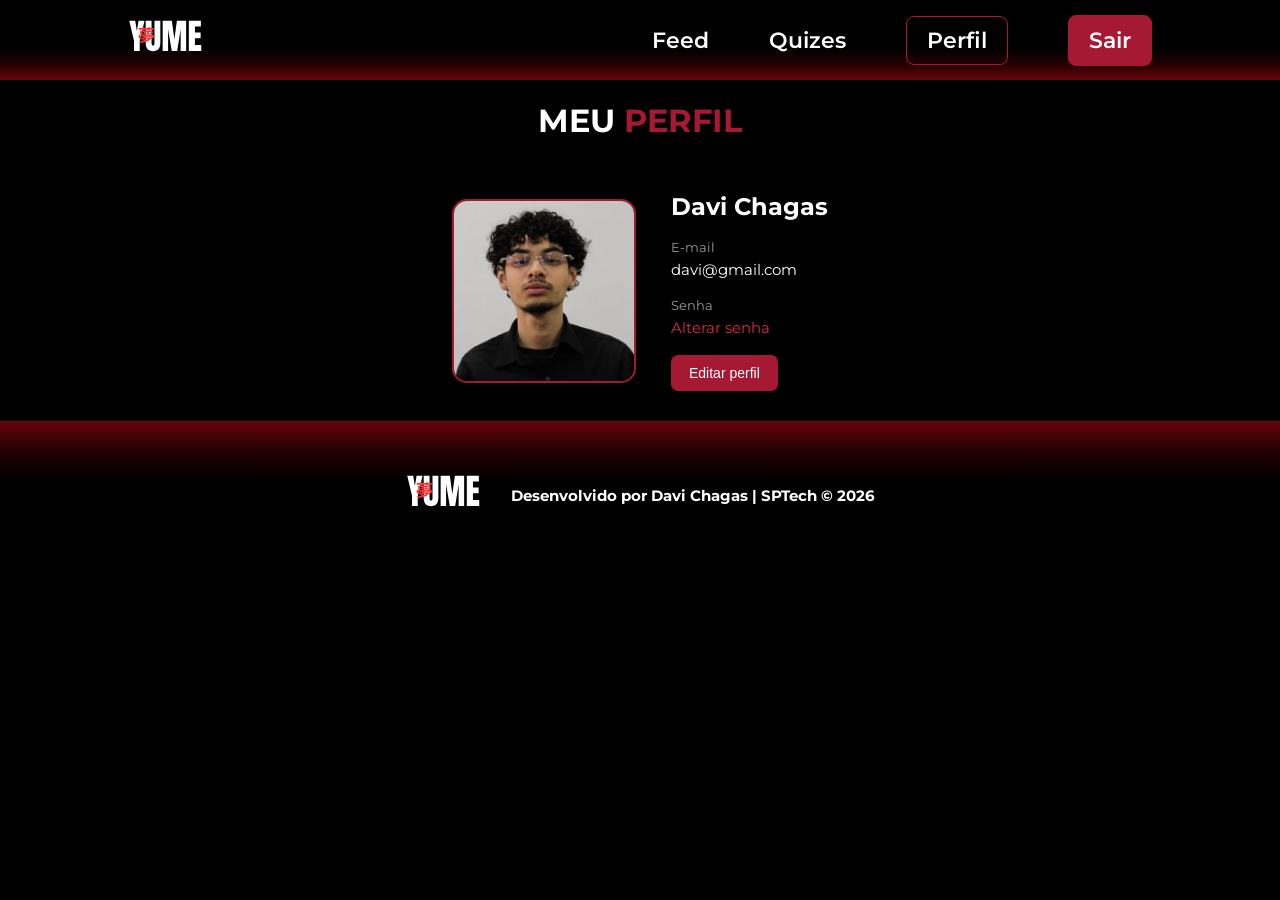
<file: public/perfil.html>
<!DOCTYPE html>
<html lang="en">

<head>
  <meta charset="UTF-8">
  <meta http-equiv="X-UA-Compatible" content="IE=edge">
  <meta name="viewport" content="width=device-width, initial-scale=1.0">

  <title>YUME | Perfil</title>

  <script src="./js/sessao.js"></script>

  <link rel="stylesheet" href="./css/perfil.css">
  <link rel="icon" href="./assets/imgs/logo.svg">
  <link rel="preconnect" href="https://fonts.gstatic.com">
</head>

<body>
  <div class="header">
    <div class="container">
      <img src="assets/imgs/logo.svg" width="75px">
      <ul class="navbar">
        <li class="agora">
          <a href="feed.html">Feed</a>
        </li>
        <li>
          <a href="quiz.html">Quizes</a>
        </li>
        <li>
          <a class="btn-entrar" href="perfil.html">Perfil</a>
        </li>
        <li>
          <a class="btn-cadastrar" href="cadastro.html">Sair</a>
        </li>
      </ul>
    </div>
  </div>

  <div class="box">
    <h1 class="titulo-feed">MEU <span>PERFIL</span></h1>
  </div>


  <div class="perfil-container">

    <img src="assets/imgs/davi.jpeg" alt="Foto de perfil">

    <div class="info">
      <h2>Davi Chagas</h2>

      <div class="campo-info">
        <span class="info-label">E-mail</span>
        <span>davi@gmail.com</span>
      </div>

      <div class="campo-info">
        <span class="info-label">Senha</span>
        <a href="#" class="alterar-senha">Alterar senha</a>
      </div>

      <button class="btn-editar">Editar perfil</button>
    </div>

  </div>



  <div class="footer">
    <div class="container">
      <img src="assets/imgs/logo.svg" width="75px">
      <h4>Desenvolvido por Davi Chagas | SPTech &copy; 2026</h4>
    </div>
  </div>
</body>

</html>
</file>
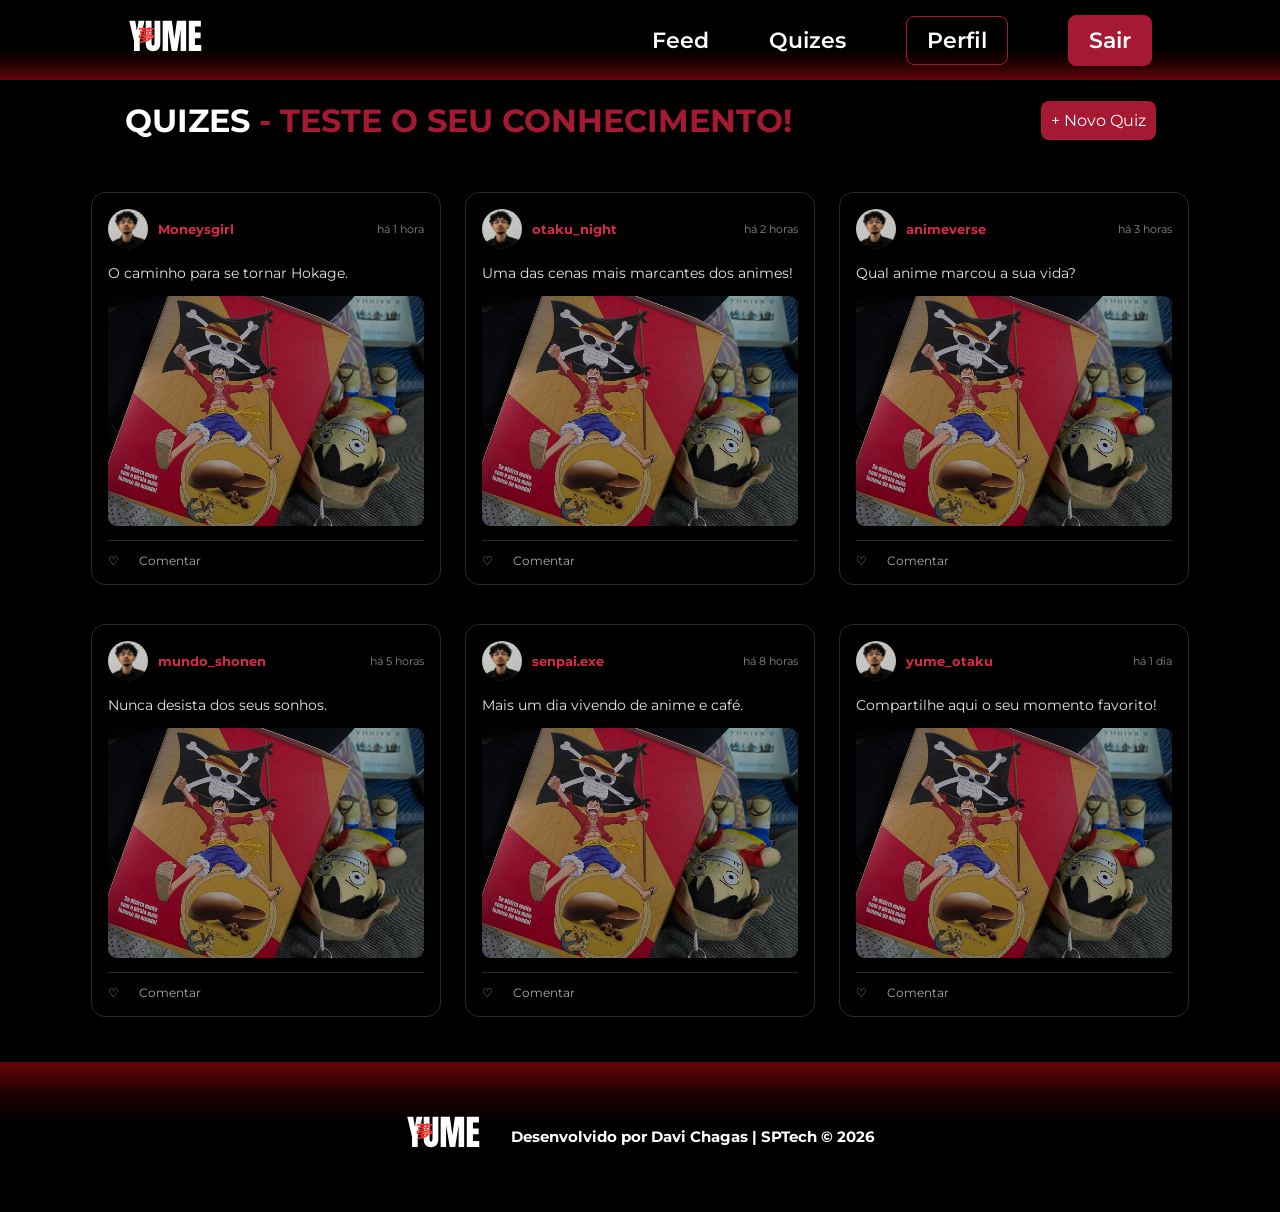
<file: public/quiz.html>
<!DOCTYPE html>
<html lang="en">

<head>
  <meta charset="UTF-8">
  <meta http-equiv="X-UA-Compatible" content="IE=edge">
  <meta name="viewport" content="width=device-width, initial-scale=1.0">

  <title>YUME | Quizes</title>

  <script src="./js/sessao.js"></script>

  <link rel="stylesheet" href="./css/feed.css">
  <link rel="icon" href="./assets/imgs/logo.svg">
  <link rel="preconnect" href="https://fonts.gstatic.com">
</head>

<body>
  <div class="header">
    <div class="container">
      <img src="assets/imgs/logo.svg" width="75px">
      <ul class="navbar">
        <li class="agora">
          <a href="feed.html">Feed</a>
        </li>
        <li>
          <a href="quiz.html">Quizes</a>
        </li>
        <li>
          <a class="btn-entrar" href="perfil.html">Perfil</a>
        </li>
        <li>
          <a class="btn-cadastrar" href="cadastro.html">Sair</a>
        </li>
      </ul>
    </div>
  </div>

  <div class="box">
    <h1 class="titulo-feed">QUIZES <span>- TESTE O SEU CONHECIMENTO!</span></h1>
    <div>
    <a href="novo-quiz.html" class="btn-post">+ Novo Quiz</a>
    </div>
  </div>
  <div class="feed-container">

    <div class="post-container">
      <div class="info-post">
        <div class="usuario-post">
          <img src="assets/imgs/davi.jpeg" alt="Foto de perfil">
          <span class="autor">Moneysgirl</span>
        </div>
        <span class="tempo-post">há 1 hora</span>
      </div>
      <p class="legenda">O caminho para se tornar Hokage.</p>
      <img class="imagem-post" src="assets/imgs/luffy.jpeg" alt="Luffy">
      <div class="rodape-post">
        <span>♡</span>
        <span>Comentar</span>
      </div>
    </div>

    <div class="post-container">
      <div class="info-post">
        <div class="usuario-post">
          <img src="assets/imgs/davi.jpeg" alt="Foto de perfil">
          <span class="autor">otaku_night</span>
        </div>
        <span class="tempo-post">há 2 horas</span>
      </div>
      <p class="legenda">Uma das cenas mais marcantes dos animes!</p>
      <img class="imagem-post" src="assets/imgs/luffy.jpeg" alt="Cena de anime">
      <div class="rodape-post">
        <span>♡</span>
        <span>Comentar</span>
      </div>
    </div>

    <div class="post-container">
      <div class="info-post">
        <div class="usuario-post">
          <img src="assets/imgs/davi.jpeg" alt="Foto de perfil">
          <span class="autor">animeverse</span>
        </div>
        <span class="tempo-post">há 3 horas</span>
      </div>
      <p class="legenda">Qual anime marcou a sua vida?</p>
      <img class="imagem-post" src="assets/imgs/luffy.jpeg" alt="Personagem de anime">
      <div class="rodape-post">
        <span>♡</span>
        <span>Comentar</span>
      </div>
    </div>

    <div class="post-container">
      <div class="info-post">
        <div class="usuario-post">
          <img src="assets/imgs/davi.jpeg" alt="Foto de perfil">
          <span class="autor">mundo_shonen</span>
        </div>
        <span class="tempo-post">há 5 horas</span>
      </div>
      <p class="legenda">Nunca desista dos seus sonhos.</p>
      <img class="imagem-post" src="assets/imgs/luffy.jpeg" alt="Personagem de anime">
      <div class="rodape-post">
        <span>♡</span>
        <span>Comentar</span>
      </div>
    </div>

    <div class="post-container">
      <div class="info-post">
        <div class="usuario-post">
          <img src="assets/imgs/davi.jpeg" alt="Foto de perfil">
          <span class="autor">senpai.exe</span>
        </div>
        <span class="tempo-post">há 8 horas</span>
      </div>
      <p class="legenda">Mais um dia vivendo de anime e café.</p>
      <img class="imagem-post" src="assets/imgs/luffy.jpeg" alt="Personagem de anime">
      <div class="rodape-post">
        <span>♡</span>
        <span>Comentar</span>
      </div>
    </div>

    <div class="post-container">
      <div class="info-post">
        <div class="usuario-post">
          <img src="assets/imgs/davi.jpeg" alt="Foto de perfil">
          <span class="autor">yume_otaku</span>
        </div>
        <span class="tempo-post">há 1 dia</span>
      </div>
      <p class="legenda">Compartilhe aqui o seu momento favorito!</p>
      <img class="imagem-post" src="assets/imgs/luffy.jpeg" alt="Personagem de anime">
      <div class="rodape-post">
        <span>♡</span>
        <span>Comentar</span>
      </div>
    </div>

  </div>

  <div class="footer">
    <div class="container">
      <img src="assets/imgs/logo.svg" width="75px">
      <h4>Desenvolvido por Davi Chagas | SPTech &copy; 2026</h4>
    </div>
  </div>
</body>

</html>
</file>
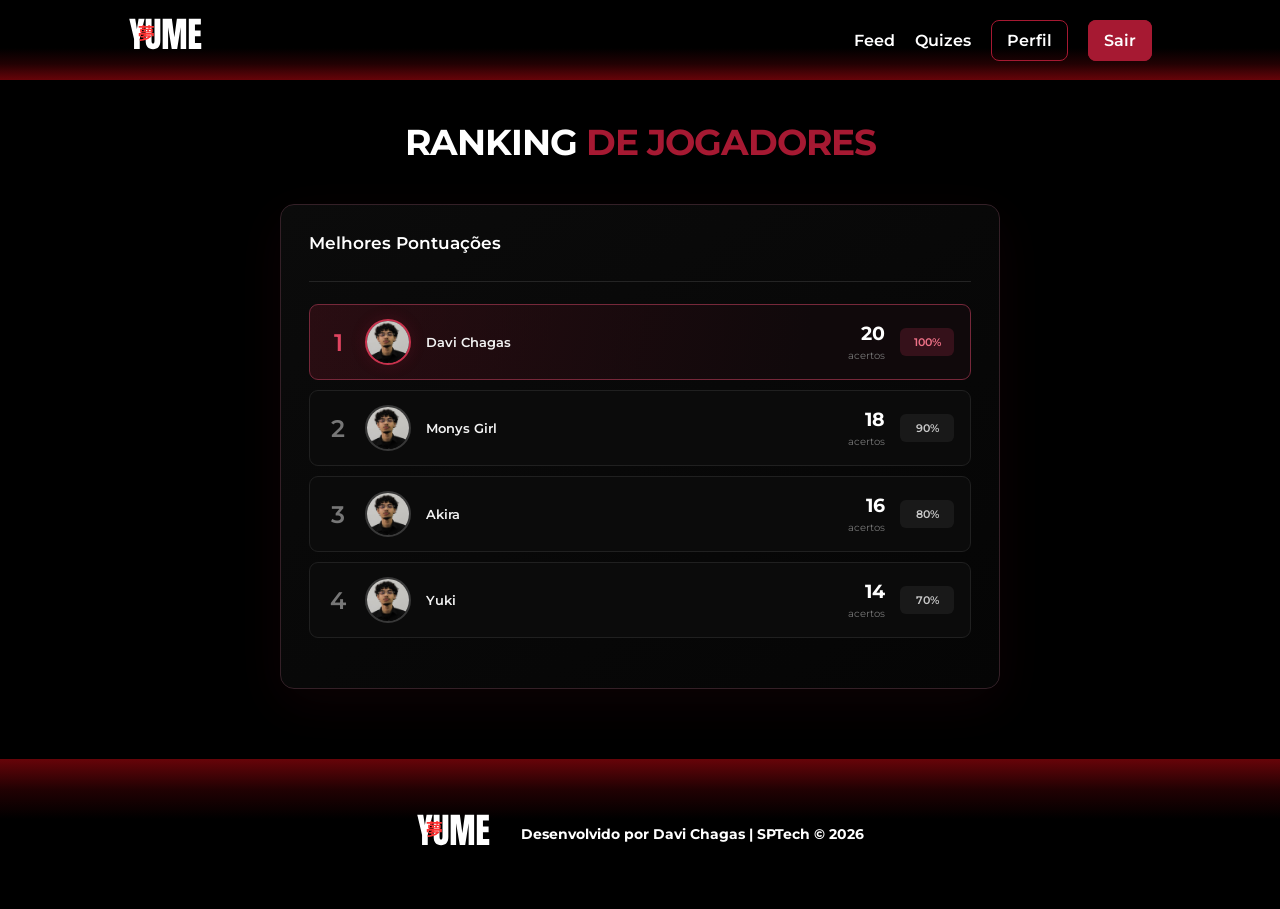
<file: public/ranking.html>
<!DOCTYPE html>
<html lang="pt-BR">

<head>
    <meta charset="UTF-8">
    <meta name="viewport" content="width=device-width, initial-scale=1.0">
    <title>YUME | Ranking</title>
    <link rel="stylesheet" href="./css/ranking.css">
    <link rel="icon" href="./assets/imgs/logo.svg">
</head>

<body>
    <header class="header">
        <div class="container">
            <a href="feed.html">
                <img src="assets/imgs/logo.svg" width="75px" alt="Logo YUME">
            </a>

            <nav>
                <ul class="navbar">
                    <li><a href="feed.html">Feed</a></li>
                    <li><a href="quiz.html">Quizes</a></li>
                    <li><a class="btn-entrar" href="perfil.html">Perfil</a></li>
                    <li><a class="btn-cadastrar" href="cadastro.html">Sair</a></li>
                </ul>
            </nav>
        </div>
    </header>

    <div class="ranking-container">
        <div class="ranking-intro">
            <h1>Ranking <span>de jogadores</span></h1>
        </div>

        <div class="ranking-box">
            <div class="ranking-topo">
                <div>
                    <h2>Melhores Pontuações</h2>
                </div>
            </div>

            <div class="ranking-lista">
                <div class="usuario-ranking destaque">
                    <div class="posicao posicao-primeiro">1</div>
                    <div class="foto-container">
                        <img src="assets/imgs/davi.jpeg" alt="Foto de Davi Chagas">
                    </div>
                    <div class="usuario-info">
                        <span class="nome-usuario">Davi Chagas</span>
                    </div>
                    <div class="pontuacao">
                        <strong>20</strong>
                        <span>acertos</span>
                    </div>
                    <div class="percentual">100%</div>
                </div>

                <div class="usuario-ranking">
                    <div class="posicao">2</div>
                    <div class="foto-container">
                        <img src="assets/imgs/davi.jpeg" alt="Foto de jogador">
                    </div>
                    <div class="usuario-info">
                        <span class="nome-usuario">Monys Girl</span>
                    </div>
                    <div class="pontuacao">
                        <strong>18</strong>
                        <span>acertos</span>
                    </div>
                    <div class="percentual">90%</div>
                </div>

                <div class="usuario-ranking">
                    <div class="posicao">3</div>
                    <div class="foto-container">
                        <img src="assets/imgs/davi.jpeg" alt="Foto de jogador">
                    </div>
                    <div class="usuario-info">
                        <span class="nome-usuario">Akira</span>
                    </div>
                    <div class="pontuacao">
                        <strong>16</strong>
                        <span>acertos</span>
                    </div>
                    <div class="percentual">80%</div>
                </div>

                <div class="usuario-ranking">
                    <div class="posicao">4</div>
                    <div class="foto-container">
                        <img src="assets/imgs/davi.jpeg" alt="Foto de jogador">
                    </div>
                    <div class="usuario-info">
                        <span class="nome-usuario">Yuki</span>
                    </div>
                    <div class="pontuacao">
                        <strong>14</strong>
                        <span>acertos</span>
                    </div>
                    <div class="percentual">70%</div>
                </div>
            </div>
        </div>
    </div>

    <footer class="footer">
        <div class="container">
            <img src="assets/imgs/logo.svg" width="75px" alt="Logo YUME">
            <h4>Desenvolvido por Davi Chagas | SPTech &copy; 2026</h4>
        </div>
    </footer>
</body>

</html>
</file>
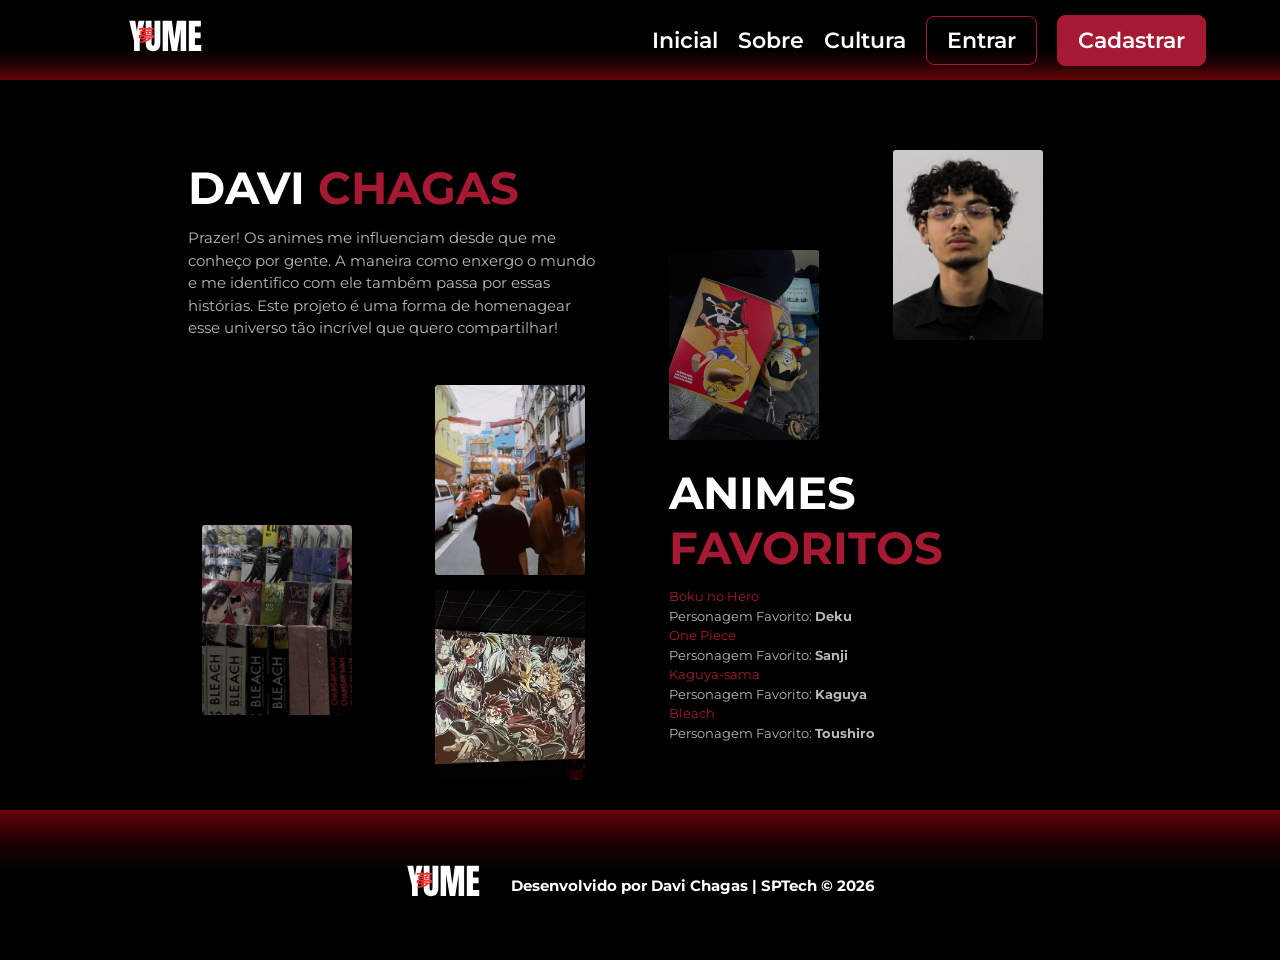
<file: public/sobre.html>
<!DOCTYPE html>
<html lang="en">

<head>
    <meta charset="UTF-8">
    <meta http-equiv="X-UA-Compatible" content="IE=edge">
    <meta name="viewport" content="width=device-width, initial-scale=1.0">

    <title>YUME | Página Inicial</title>

    <script src="./js/sessao.js"></script>

    <link rel="stylesheet" href="./css/sobre.css">
    <link rel="icon" href="./assets/imgs/logo.svg">
    <link rel="preconnect" href="https://fonts.gstatic.com">
</head>

<body>
    <div class="header">
        <div class="container">
            <img src="assets/imgs/logo.svg" width="75px">
            <ul class="navbar">
                <li class="agora">
                    <a href="index.html">Inicial</a>
                </li>
                <li>
                    <a href="sobre.html">Sobre</a>
                </li>
                <li>
                    <a href="cultura.html">Cultura</a>
                </li>
                <li>
                    <a class="btn-entrar" href="login.html">Entrar</a>
                </li>
                <li>
                    <a class="btn-cadastrar" href="cadastro.html">Cadastrar</a>
                </li>
            </ul>
        </div>
    </div>


    <div class="cultura">
        <div class="cultura-conteudo">

            <div class="cultura-apresentacao">
                <h1>DAVI <span>CHAGAS</span></h1>

                <p>
                    Prazer! Os animes me influenciam desde que me conheço
                    por gente. A maneira como enxergo o mundo e me identifico
                    com ele também passa por essas histórias. Este projeto
                    é uma forma de homenagear esse universo tão incrível
                    que quero compartilhar!
                </p>
            </div>

            <div class="cultura-galeria">
                <img class="foto foto-1" src="assets/imgs/mangas.jpeg" alt="">
                <img class="foto foto-2" src="assets/imgs/liberdade.jpeg" alt="">
                <img class="foto foto-3" src="assets/imgs/luffy.jpeg" alt="">
                <img class="foto foto-4" src="assets/imgs/davi.jpeg" alt="">
                <img class="foto foto-5" src="assets/imgs/demon-slayer.jpeg" alt="">
            </div>

            <div class="cultura-favoritos">
                <h1>Animes <span>Favoritos</span></h1>

                <!-- <p>
                    Sobre meus animes favoritos aqui estão:
                </p> -->

                <p>
                    <span>Boku no Hero</span> <br>Personagem Favorito: <b>Deku</b><br>
                    <span>One Piece </span> <br>Personagem Favorito: <b>Sanji</b><br>
                    <span>Kaguya-sama</span> <br>Personagem Favorito: <b>Kaguya</b><br>
                    <span>Bleach</span> <br>Personagem Favorito: <b>Toushiro</b>
                </p>
            </div>

        </div>
    </div>

    <div class="footer">
        <div class="container">
            <img src="assets/imgs/logo.svg" width="75px">
            <h4>Desenvolvido por Davi Chagas | SPTech &copy; 2026</h4>
        </div>
    </div>
</body>

</html>
</file>
<file: public/css/estilo.css>
@import url('https://fonts.googleapis.com/css2?family=Montserrat:ital,wght@0,100..900;1,100..900&display=swap');
@import url('https://fonts.googleapis.com/css2?family=Anton&display=swap');

body {
  margin: 0;
  padding: 0;
  font-family: "Montserrat", sans-serif;
  background-color: black;
}

:root {
  --tamanho-header: 80px;
  --tamanho-banner: calc(100vh - var(--tamanho-header) - var(--tamanho-footer) - 2px);
  --tamanho-simulador: calc(100vh - var(--tamanho-header) - var(--tamanho-footer) - 2px);
  --tamanho-login: calc(100vh - var(--tamanho-header) - var(--tamanho-footer) - 2px);
  --tamanho-footer: 65px;
}

.container {
  display: flex;
  width: 80%;
  margin: auto;
}

.header {
  height: var(--tamanho-header);
  position: relative;
  background: linear-gradient(to bottom,
      transparent 60%,
      rgba(229, 9, 20, 0.15) 80%,
      rgba(229, 9, 20, 0.45) 100%);
}

.header .container {
  justify-content: space-between;
  align-items: center;
  height: 100%;
}

.header a {
  text-decoration: none;
  color: white;
  font-weight: 600;
  transition: 0.3s;
}

.header .btn-entrar {
  display: inline-block;
  padding: 10px 20px;
  border: 1px solid #A61932;
  border-radius: 8px;
  background-color: transparent;
  transition: 0.3s;
}

.header .btn-entrar:hover {
  background-color: rgba(112, 32, 68, 0.2);
  border-color: #A61932;
}

.header a:hover {
  color: #A61932;
}

.header .btn-cadastrar {
  display: inline-block;
  padding: 11px 20px;
  border: 1px solid #A61932;
  border-radius: 8px;
  background-color: #A61932;
  transition: 0.3s;
}

.header .btn-cadastrar:hover {
  background-color: #A61932;
  border-color: #A61932;
  color: white;
}

.agora {
  font-weight: 800;
}

.navbar {
  width: 500px;
  font-size: 22px;
  display: flex;
  align-items: center;
  justify-content: space-between;
  list-style: none;
  color: white;
  gap: 20px;
}

.banner {
  height: 891px;
  width: 100%;
  color: white;
  background-image: url('../assets/imgs/banner.png');
  background-size: cover;
  background-position: center;
}

.banner .container {
  justify-content: center;
  align-items: center;
  height: 100%;
}

/* ORIGEM */
.box {
  color: white;
  padding: 80px 0;
  margin-top: 30px;
}

.box .container {
  display: flex;
  justify-content: center;
}

.box {
  display: flex;
  align-items: center;
  justify-content: space-between;
  gap: 70px;
  width: 100%;
  max-width: 1200px;
}

.box .info-box {
  display: flex;
  flex-direction: column;
  justify-content: center;
  flex: 1;
  min-width: 0;
}

.box img {
  width: 434px;
  height: 500px;
  border: 2px solid #A61932;
  border-radius: 50px;
}

.box .container .boxes {
  display: flex;
  justify-content: space-between;
  width: 100%;
  padding: 30px 0;
}

.badge {
  padding: 12px;
  font-size: 12px;
  letter-spacing: 2px;
  border: 2px solid #A61932;
  border-radius: 50px;
  color: #A61932;
}

.box h1 {
  font-size: 42px;
  font-weight: 800;
  color: #BBB6B6;
}

.box span {
  color: #A61932;
}

.box .info-box p {
  margin: 0;
  font-size: 17px;
  line-height: 1.9;
  font-weight: 400;
  color: white;
}

.box {
  display: flex;
  align-items: center;
}

.info-box {
  display: flex;
  flex-direction: column;
  justify-content: center;
}

.origem .info-box {
  display: flex;
  flex-direction: column;
  justify-content: center;
  margin-left: 92px;
}

.box h4 {
  color: white;
}

.sub-informacoes {
  display: flex;
  flex-direction: column;
}

.sub-informacoes .capitulo {
  color: #BBB6B6;
}

/* MOMENTOS */
.momentos {
  color: white;
  padding: 80px 0;
  margin-top: 30px;
}

.momentos .container {
  display: flex;
  justify-content: center;
}

.momentos-box {
  display: flex;
  align-items: center;
  justify-content: space-between;
  gap: 70px;
  width: 100%;
  max-width: 1200px;
}

.momentos .info-box {
  display: flex;
  flex-direction: column;
  justify-content: center;
  flex: 1;
  min-width: 0;
}

.momentos .badge {
  display: inline-block;
  width: fit-content;
  padding: 9px 15px;
  margin-bottom: 25px;
  border: 1px solid #A61932;
  border-radius: 50px;
  font-size: 12px;
  font-weight: 600;
  letter-spacing: 2px;
}

.momentos h1 {
  margin: 0 0 25px;
  color: #BBB6B6;
  font-size: 42px;
  font-weight: 800;
  line-height: 1.2;
}

.momentos .destaque-titulo {
  color: #A61932;
}

.momentos .citacao {
  margin: 0 0 30px;
  color: #D5CDD2;
  font-size: 17px;
  line-height: 1.9;
}

.momentos .destaque {
  color: #A61932;
  font-weight: 700;
}

.momentos .autor {
  margin-bottom: 25px;
}

.momentos .autor span,
.momentos .label-info {
  color: #A69AA3;
  font-size: 11px;
  font-weight: 700;
  letter-spacing: 1.5px;
}

.momentos .autor h4,
.momentos .sub-informacoes h4 {
  margin: 6px 0 0;
  color: white;
  font-size: 16px;
  font-weight: 600;
}

.momentos .sub-informacoes {
  display: flex;
  gap: 40px;
  padding-top: 20px;
  border-top: 1px solid #39232F;
}

.momentos-box img {
  width: 420px;
  height: 480px;
  object-fit: cover;
  border: 1px solid #A61932;
  border-radius: 20px;
}


.proposito {
  color: white;
  margin-top: 30px;
  padding: 80px 0;
}

.proposito .container {
  justify-content: center;
}

.proposito-box {
  display: flex;
  align-items: center;
  justify-content: space-between;
  gap: 65px;
  width: 100%;
  max-width: 1200px;
}

.proposito .titulo-proposito {
  display: flex;
  justify-content: center;
  font-size: 50px;
  color: #A61932;
  font-family: "Anton", sans-serif;

}

.proposito .info-box p {
  font-size: 30px;
  line-height: 1.5;
  text-align: center;
}

.proposito .info-box span {
  color: #FF3131;
  font-size: 22px;
  line-height: 1.5;
  text-align: center;
  font-size: 30px;

}

.proposito .info-box .titulo-logo {
  color: white;
  font-size: 30px;
  line-height: 1.5;
  text-align: center;
  font-family: "Anton", sans-serif;
}

.proposito .cards-proposito {
  display: flex;
  gap: 20px
}

.proposito .card-proposito {
  min-width: 0;
  padding: 15px;
  border-radius: 16px;
  box-sizing: border-box;
}

.proposito .card-proposito h1 {
  font-size: 100px;
  color: #FF3131;
  text-align: center;
}

.proposito .card-proposito h3 {
  font-size: 30px;
  color: white;
  text-align: center;
}

.proposito .card-proposito p {
  background-color: #A61932;
  border-radius: 8px;
  padding: 8px;
  margin-bottom: 0;
  font-size: 18px;
  line-height: 1.7;
  color: white;
}

.footer {
  height: 150px;
  color: #fff;
  display: flex;
  font-size: 15px;

  background: linear-gradient(to bottom,
      rgba(229, 9, 20, 0.45) 0%,
      rgba(229, 9, 20, 0.15) 20%,
      transparent 40%);
}

.footer .container {
  display: flex;
  align-items: center;
  gap: 30px;
  justify-content: center;
  text-align: center;
}

.footer .container .version {
  font-size: 12px;
}


/* Largura da barra de rolagem */
::-webkit-scrollbar {
    width: 10px;
}

/* Fundo da barra */
::-webkit-scrollbar-track {
    background-color: #111111;
}

/* Parte que você arrasta */
::-webkit-scrollbar-thumb {
    background-color: #a52a4a;
    border-radius: 10px;
}

/* Cor ao passar o mouse */
::-webkit-scrollbar-thumb:hover {
    background-color: #a52a4a;
}
</file>
<file: public/css/cultura.css>
@import url('https://fonts.googleapis.com/css2?family=Montserrat:ital,wght@0,100..900;1,100..900&display=swap');

body {
    margin: 0;
    padding: 0;
    font-family: "Montserrat", sans-serif;
    background-color: black;
}

:root {
    --tamanho-header: 80px;
    --tamanho-banner: calc(100vh - var(--tamanho-header) - var(--tamanho-footer) - 2px);
    --tamanho-simulador: calc(100vh - var(--tamanho-header) - var(--tamanho-footer) - 2px);
    --tamanho-login: calc(100vh - var(--tamanho-header) - var(--tamanho-footer) - 2px);
    --tamanho-footer: 65px;
}

.container {
    display: flex;
    width: 80%;
    margin: auto;
}

.header {
  height: var(--tamanho-header);
  position: relative;
  background: linear-gradient(to bottom,
      transparent 60%,
      rgba(229, 9, 20, 0.15) 80%,
      rgba(229, 9, 20, 0.45) 100%);
}
.header .container {
    justify-content: space-between;
    align-items: center;
    height: 100%;
}

.header a {
    text-decoration: none;
    color: white;
    font-weight: 600;
    transition: 0.3s;
}

.header .btn-entrar {
    display: inline-block;
    padding: 10px 20px;
    border: 1px solid #A61932;
    border-radius: 8px;
    background-color: transparent;
    transition: 0.3s;
}

.header .btn-entrar:hover {
    background-color: rgba(112, 32, 68, 0.2);
    border-color: #A61932;
}

.header a:hover {
    color: #A61932;
}

.header .btn-cadastrar {
    display: inline-block;
    padding: 11px 20px;
    border: 1px solid #A61932;
    border-radius: 8px;
    background-color: #A61932;
    transition: 0.3s;
}

.header .btn-cadastrar:hover {
    background-color: #A61932;
    border-color: #A61932;
    color: white;
}

.agora {
    font-weight: 800;
}

.navbar {
    width: 500px;
    font-size: 22px;
    display: flex;
    align-items: center;
    justify-content: space-between;
    list-style: none;
    color: white;
    gap: 20px;

}

/* cultura */

.cultura {
    display: flex;
    justify-content: center;
    color: white;
}

.cultura-content {
    width: 950px;
    border-bottom: 2px solid #A61932;
}

.titulo-cultura {
    font-size: 40px;
}

.titulo-cultura span {
    color: #A61932;
}

.linha-do-tempo {
    display: flex;
    justify-content: center;
    color: white;
    align-items: center;
}


.linha-do-tempo .titulo {
    width: 500px;
    font-size: 34px;
    text-transform: uppercase;
}

.titulo span {
    color: #A61932;
}

.linha-do-tempo .box p {
    line-height: 1.5;
}

.linha-do-tempo .box {
    margin-left: 30px;
    width: 390px;
    padding: 40px 0px 40px 0px;
}

.linha-do-tempo img {
    width: 460px;
    height: 280px;
    border-radius: 16px;
    border: 2px solid #A61932;
}

.citacao {
    width: 160px;
    font-size: 16px;
    line-height: 1.5;
    color:#A61932;
    border-left:2px solid #A61932;
    padding-left: 10px;
    font-weight: bold;
    display: flex;
}

.akira {
    background-color: #32050d;
    opacity: 80%;
}

.timeline {
    position: relative;
    display: flex;
    justify-content: center;
    align-items: center;

    width: 40px;
    height: 40px;

    color: white;
    font-weight: bold;
}

/* Linha abaixo do número */
.timeline::after {
    content: "";
    position: absolute;

    top: 100%;
    left: 50%;

    width: 2px;
    height: 80px;

    background-color: #A61932;
    transform: translateX(-50%);
}
.footer {
  height: 150px;
  color: #fff;
  display: flex;
  font-size: 15px;

  background: linear-gradient(to bottom,
      rgba(229, 9, 20, 0.45) 0%,
      rgba(229, 9, 20, 0.15) 20%,
      transparent 40%);
}

.footer .container {
  display: flex;
  align-items: center;
  gap: 30px;
  justify-content: center;
  text-align: center;
}

.footer .container .version {
  font-size: 12px;
}


/* Largura da barra de rolagem */
::-webkit-scrollbar {
    width: 10px;
}

/* Fundo da barra */
::-webkit-scrollbar-track {
    background-color: #111111;
}

/* Parte que você arrasta */
::-webkit-scrollbar-thumb {
    background-color: #a52a4a;
    border-radius: 10px;
}

/* Cor ao passar o mouse */
::-webkit-scrollbar-thumb:hover {
    background-color: #a52a4a;
}
</file>
<file: public/css/feed.css>
@import url('https://fonts.googleapis.com/css2?family=Montserrat:ital,wght@0,100..900;1,100..900&display=swap');

body {
    margin: 0;
    padding: 0;
    font-family: "Montserrat", sans-serif;
    background-color: black;
    color: white;
}

:root {
    --tamanho-header: 80px;
    --tamanho-banner: calc(100vh - var(--tamanho-header) - var(--tamanho-footer) - 2px);
    --tamanho-simulador: calc(100vh - var(--tamanho-header) - var(--tamanho-footer) - 2px);
    --tamanho-login: calc(100vh - var(--tamanho-header) - var(--tamanho-footer) - 2px);
    --tamanho-footer: 65px;
}

.container {
    display: flex;
    width: 80%;
    margin: auto;
}

.header {
    height: var(--tamanho-header);
    position: relative;
    background: linear-gradient(to bottom,
            transparent 60%,
            rgba(229, 9, 20, 0.15) 80%,
            rgba(229, 9, 20, 0.45) 100%);
}

.header .container {
    justify-content: space-between;
    align-items: center;
    height: 100%;
}

.header a {
    text-decoration: none;
    color: white;
    font-weight: 600;
    transition: 0.3s;
}

.header .btn-entrar {
    display: inline-block;
    padding: 10px 20px;
    border: 1px solid #A61932;
    border-radius: 8px;
    background-color: transparent;
    transition: 0.3s;
}

.header .btn-entrar:hover {
    background-color: rgba(112, 32, 68, 0.2);
    border-color: #A61932;
}

.header a:hover {
    color: #A61932;
}

.header .btn-cadastrar {
    display: inline-block;
    padding: 11px 20px;
    border: 1px solid #A61932;
    border-radius: 8px;
    background-color: #A61932;
    transition: 0.3s;
}

.header .btn-cadastrar:hover {
    background-color: #A61932;
    border-color: #A61932;
    color: white;
}

.agora {
    font-weight: 800;
}

.navbar {
    width: 500px;
    font-size: 22px;
    display: flex;
    align-items: center;
    justify-content: space-between;
    list-style: none;
    color: white;
    gap: 20px;

}

.feed-container {
    width: 100%;
    min-height: 100vh;
    padding: 30px;
    box-sizing: border-box;
    display: flex;
    flex-wrap: wrap;
    justify-content: center;
    align-items: flex-start;
    gap: 24px;
}

.box {
    display: flex;
    justify-content: space-around;
    align-items: center;
}

.titulo-feed span {
    color: #A61932;
}

.btn-post {
    background-color: #A61932;
    padding: 10px;
    border-radius: 8px;
    text-decoration: none;
    list-style-type: none;
    color: white;
}

.post-container {
    width: calc((100% - 48px) / 3);
    max-width: 350px;
    min-width: 0;
    padding: 16px;
    box-sizing: border-box;
    border: 1px solid #292929;
    border-radius: 14px;
    color: #f1f1f1;
}

.post-container:hover {
    border-color: #A61932;
    transition: 0.3s;
}

.info-post {
    display: flex;
    justify-content: space-between;
    align-items: center;
    gap: 8px;
    margin-bottom: 14px;
}

.usuario-post {
    display: flex;
    align-items: center;
    gap: 10px;
    min-width: 0;
}

.usuario-post img {
    width: 40px;
    height: 40px;
    border-radius: 50%;
    object-fit: cover;
}

.autor {
    color: #d52b49;
    font-weight: bold;
    font-size: 13px;
}

.tempo-post {
    color: #888;
    font-size: 11px;
    white-space: nowrap;
}

.legenda {
    margin: 0 0 12px;
    color: #e5e5e5;
    font-size: 14px;
    line-height: 1.5;
}

.imagem-post {
    display: block;
    width: 100%;
    height: 230px;
    object-fit: cover;
    border-radius: 9px;
}

.rodape-post {
    display: flex;
    gap: 20px;
    margin-top: 14px;
    padding-top: 12px;
    border-top: 1px solid #292929;
    color: #aaa;
    font-size: 12px;
}

.rodape-post span {
    cursor: pointer;
    transition: color 0.2s;
}

.rodape-post span:hover {
    color: #d52b49;
}


.footer {
    height: 150px;
    color: #fff;
    display: flex;
    font-size: 15px;
    background: linear-gradient(to bottom,
            rgba(229, 9, 20, 0.45) 0%,
            rgba(229, 9, 20, 0.15) 20%,
            transparent 40%);
}

.footer .container {
    display: flex;
    align-items: center;
    gap: 30px;
    justify-content: center;
    text-align: center;
}

.footer .container .version {
    font-size: 12px;
}


/* Largura da barra de rolagem */
::-webkit-scrollbar {
    width: 10px;
}

/* Fundo da barra */
::-webkit-scrollbar-track {
    background-color: #111111;
}

/* Parte que você arrasta */
::-webkit-scrollbar-thumb {
    background-color: #a52a4a;
    border-radius: 10px;
}

/* Cor ao passar o mouse */
::-webkit-scrollbar-thumb:hover {
    background-color: #a52a4a;
}
</file>
<file: public/css/jogar-quiz.css>
@import url('https://fonts.googleapis.com/css2?family=Montserrat:wght@100;400;500;600;700;800&display=swap');

* {
    box-sizing: border-box;
}

body {
    margin: 0;
    padding: 0;
    background-color: black;
    color: white;
    font-family: "Montserrat", sans-serif;
}

.container {
    display: flex;
    width: 80%;
    margin: auto;
}

.header {
    height: 80px;
    background: linear-gradient(
        to bottom,
        transparent 60%,
        rgba(229, 9, 20, 0.15) 80%,
        rgba(229, 9, 20, 0.45) 100%
    );
}

.header .container {
    height: 100%;
    align-items: center;
    justify-content: space-between;
}

.header a {
    color: white;
    text-decoration: none;
    font-weight: 600;
    transition: 0.3s;
}

.navbar {
    display: flex;
    align-items: center;
    gap: 20px;
    list-style: none;
    font-size: 16px;
}

.navbar a:hover,
.navbar .agora {
    color: #A61932;
}

.navbar .btn-entrar,
.navbar .btn-cadastrar {
    padding: 10px 15px;
    border: 1px solid #A61932;
    border-radius: 8px;
}

.navbar .btn-cadastrar {
    background-color: #A61932;
}

.navbar .btn-cadastrar:hover {
    color: white;
}

.jogo-container {
    display: flex;
    justify-content: space-between;
    align-items: flex-start;
    gap: 50px;
    width: 80%;
    min-height: 570px;
    margin: 20px auto 60px;
    padding: 30px 35px;
    border: 1px solid #202020;
}

.jogo-principal {
    width: 65%;
    max-width: 650px;
}

.progresso {
    margin-bottom: 35px;
}

.progresso > span {
    color: #aaa;
    font-size: 13px;
}

.barra-progresso {
    width: 100%;
    height: 5px;
    margin-top: 10px;
    overflow: hidden;
    background-color: #292929;
    border-radius: 10px;
}

.progresso-atual {
    width: 10%;
    height: 100%;
    background-color: #A61932;
    border-radius: 10px;
}

.pergunta-container {
    margin-bottom: 25px;
}

.pergunta-container h1 {
    margin: 0 0 10px;
    font-size: 21px;
    font-weight: 600;
    line-height: 1.5;
}

.instrucao {
    margin: 0;
    color: #888;
    font-size: 13px;
}

.form-alternativas {
    display: flex;
    flex-direction: column;
    gap: 14px;
}

.alternativa {
    display: flex;
    align-items: center;
    gap: 12px;
    min-height: 52px;
    padding: 10px 14px;
    border: 1px solid #555;
    border-radius: 8px;
    cursor: pointer;
    transition: border-color 0.2s, background-color 0.2s;
}

.alternativa:hover {
    border-color: #A61932;
    background-color: #100609;
}

.alternativa input[type="radio"] {
    width: 16px;
    height: 16px;
    margin: 0;
    accent-color: #A61932;
    cursor: pointer;
}

.letra {
    display: flex;
    align-items: center;
    justify-content: center;
    width: 30px;
    height: 30px;
    flex-shrink: 0;
    border-radius: 6px;
    background-color: #252525;
    color: #ddd;
    font-size: 13px;
    font-weight: 700;
}

.texto-alternativa {
    font-size: 14px;
}

.acoes {
    display: flex;
    justify-content: space-between;
    align-items: center;
    margin-top: 15px;
}

.btn-sair {
    color: #999;
    font-size: 13px;
    text-decoration: none;
}

.btn-sair:hover {
    color: white;
}

.btn-proxima {
    padding: 11px 24px;
    border: none;
    border-radius: 8px;
    background-color: #A61932;
    color: white;
    font-family: "Montserrat", sans-serif;
    font-size: 13px;
    font-weight: 600;
    cursor: pointer;
    transition: background-color 0.3s;
}

.btn-proxima:hover {
    background-color: #851329;
}

.painel-quiz {
    display: flex;
    flex-direction: column;
    align-items: stretch;
    gap: 25px;
    width: 220px;
    flex-shrink: 0;
}

.quantidade {
    display: flex;
    flex-direction: column;
    align-items: center;
    padding: 22px 15px;
    border: 1px solid #c33b50;
    border-radius: 10px;
    background-color: #A61932;
    text-align: center;
}

.painel-label {
    font-size: 11px;
}

.quantidade strong {
    margin: 10px 0;
    font-size: 48px;
    font-weight: 500;
}

.painel-descricao {
    color: #f0cbd1;
    font-size: 11px;
}

.resumo {
    display: flex;
    flex-direction: column;
    gap: 18px;
    padding: 20px 15px;
    border: 1px solid #292929;
    border-radius: 8px;
}

.resumo-label {
    margin-bottom: 2px;
    color: #999;
    font-size: 12px;
}

.resumo-linha {
    display: flex;
    justify-content: space-between;
    gap: 10px;
    font-size: 12px;
}

.resumo-linha span {
    color: #bbb;
}

.resumo-linha strong {
    color: white;
    font-weight: 600;
}

.btn-finalizar {
    width: 100%;
    padding: 13px 10px;
    border: 1px solid #A61932;
    border-radius: 8px;
    background-color: transparent;
    color: white;
    font-family: "Montserrat", sans-serif;
    font-size: 12px;
    font-weight: 600;
    cursor: pointer;
    transition: background-color 0.3s;
}

.btn-finalizar:hover {
    background-color: #A61932;
}

.footer {
    display: flex;
    min-height: 150px;
    background: linear-gradient(
        to bottom,
        rgba(229, 9, 20, 0.45) 0%,
        rgba(229, 9, 20, 0.15) 20%,
        transparent 40%
    );
}

.footer .container {
    align-items: center;
    justify-content: center;
    gap: 30px;
    text-align: center;
}

.footer h4 {
    font-size: 14px;
}

/* BARRA DE ROLAGEM */

::-webkit-scrollbar {
    width: 10px;
}

::-webkit-scrollbar-track {
    background-color: #111;
}

::-webkit-scrollbar-thumb {
    background-color: #a52a4a;
    border-radius: 10px;
}
</file>
<file: public/css/cadastro.css>
@import url('https://fonts.googleapis.com/css2?family=Montserrat:ital,wght@0,100..900;1,100..900&display=swap');

body {
  margin: 0;
  padding: 0;
  font-family: "Montserrat", sans-serif;
  background-color: black;
  color: white;
}

:root {
  --tamanho-header: 80px;
  --tamanho-banner: calc(100vh - var(--tamanho-header) - var(--tamanho-footer) - 2px);
  --tamanho-simulador: calc(100vh - var(--tamanho-header) - var(--tamanho-footer) - 2px);
  --tamanho-login: calc(100vh - var(--tamanho-header) - var(--tamanho-footer) - 2px);
  --tamanho-footer: 65px;
}

.container {
  display: flex;
  width: 80%;
  margin: auto;
}

.header {
  height: var(--tamanho-header);
  position: relative;
  background: linear-gradient(to bottom,
      transparent 60%,
      rgba(229, 9, 20, 0.15) 80%,
      rgba(229, 9, 20, 0.45) 100%);
}

.header .container {
  justify-content: space-between;
  align-items: center;
  height: 100%;
}

.header a {
  text-decoration: none;
  color: white;
  font-weight: 600;
  transition: 0.3s;
}

.header .btn-entrar {
  display: inline-block;
  padding: 10px 20px;
  border: 1px solid #A61932;
  border-radius: 8px;
  background-color: transparent;
  transition: 0.3s;
}

.header .btn-entrar:hover {
  background-color: rgba(112, 32, 68, 0.2);
  border-color: #A61932;
}

.header a:hover {
  color: #A61932;
}

.header .btn-cadastrar {
  display: inline-block;
  padding: 11px 20px;
  border: 1px solid #A61932;
  border-radius: 8px;
  background-color: #A61932;
  transition: 0.3s;
}

.header .btn-cadastrar:hover {
  background-color: #A61932;
  border-color: #A61932;
  color: white;
}

.agora {
  font-weight: 800;
}

.navbar {
  width: 500px;
  font-size: 22px;
  display: flex;
  align-items: center;
  justify-content: space-between;
  list-style: none;
  color: white;
  gap: 20px;
}
h4 {
    color: #6b7280;
    font-weight: normal;
    margin: 0;
}

p {
    font-size: 14px;
    font-weight: bold;
}

.div-titulo {
  margin-bottom: 10px;
}
.div-formulario {
    width: 60%;
    display: flex;
    justify-content: center;
    align-items: center;
}

.div-campos {
    margin: 0;
}

.ipt-info {
    width: 650px;
    height: 40px;
    margin-top: 4px;
    margin-bottom: 12px;
    padding: 8px;
    box-sizing: border-box;
    border: solid 1px #BEC3BF;
    border-radius: 5px;
}

.ipt-info::placeholder {
    color: #9ca3af;
}


#ipt_senha {
    margin-bottom: 0;
}

.label-inputs {
    color: #4b5563;
    font-size: small;
}

small {
    color: #6b7280;
    font-size: x-small;
}

#div_senha {
    font-size: 12px;
    margin-bottom: 12px;
    margin-top: 4px;
}

#div_camposNull {
    font-size: 12px;
}

button {
    background-color: #A61932;
    color: white;
    font-size: 18px;
    border: none;
    border-radius: 5px;
    width: 650px;
    height: 40px;
    margin-top: 10px;
    cursor: pointer;
}

.p-entrar {
    text-align: center;
    font-size: 12px;
}

a {
    text-decoration: none;
    font-weight: bold;
}

input {
  background-color: black;
}

#esqueceu_senha {
    font-size: 12px;
}

.container-login {
    display: flex;
    width: 100%;
    min-height: 100vh;
}

.div-foto {
    width: 40%;
    min-height: 100vh;
    background-image: url('../assets/imgs/login.png');
    background-size: cover;
    background-position: center top;
    background-repeat: no-repeat;
}
.footer {
  height: 150px;
  color: #fff;
  display: flex;
  font-size: 15px;

  background: linear-gradient(to bottom,
      rgba(229, 9, 20, 0.45) 0%,
      rgba(229, 9, 20, 0.15) 20%,
      transparent 40%);
}

.footer .container {
  display: flex;
  align-items: center;
  gap: 30px;
  justify-content: center;
  text-align: center;
}

.footer .container .version {
  font-size: 12px;
}


/* Largura da barra de rolagem */
::-webkit-scrollbar {
    width: 10px;
}

/* Fundo da barra */
::-webkit-scrollbar-track {
    background-color: #111111;
}

/* Parte que você arrasta */
::-webkit-scrollbar-thumb {
    background-color: #a52a4a;
    border-radius: 10px;
}

/* Cor ao passar o mouse */
::-webkit-scrollbar-thumb:hover {
    background-color: #a52a4a;
}
</file>
<file: public/css/novo-post.css>
@import url('https://fonts.googleapis.com/css2?family=Montserrat:ital,wght@0,100..900;1,100..900&display=swap');

body {
    margin: 0;
    padding: 0;
    font-family: "Montserrat", sans-serif;
    background-color: black;
    color: white;
}

:root {
    --tamanho-header: 80px;
    --tamanho-footer: 150px;
}

.container {
    display: flex;
    width: 80%;
    margin: auto;
}

.header {
    height: var(--tamanho-header);
    background: linear-gradient(
        to bottom,
        transparent 60%,
        rgba(229, 9, 20, 0.15) 80%,
        rgba(229, 9, 20, 0.45) 100%
    );
}

.header .container {
    justify-content: space-between;
    align-items: center;
    height: 100%;
}

.header a {
    text-decoration: none;
    color: white;
    font-weight: 600;
    transition: 0.3s;
}

.header a:hover {
    color: #A61932;
}

.header .btn-entrar {
    display: inline-block;
    padding: 10px 20px;
    border: 1px solid #A61932;
    border-radius: 8px;
}

.header .btn-cadastrar {
    display: inline-block;
    padding: 11px 20px;
    border: 1px solid #A61932;
    border-radius: 8px;
    background-color: #A61932;
}

.header .btn-cadastrar:hover {
    color: white;
}

.navbar {
    width: 500px;
    display: flex;
    align-items: center;
    justify-content: space-between;
    gap: 20px;
    list-style: none;
    font-size: 18px;
}

.box {
    display: flex;
    justify-content: center;
    align-items: center;
    margin: 35px 0;
}

.titulo-feed {
    font-size: 30px;
    letter-spacing: 2px;
}

.titulo-feed span {
    color: #A61932;
}

.novo-post-container {
    width: 100%;
    max-width: 700px;
    margin: 0 auto 70px;
    padding: 0 25px;
    box-sizing: border-box;
}

.form-post {
    display: flex;
    flex-direction: column;
    gap: 25px;
}

.campo-post {
    display: flex;
    flex-direction: column;
    gap: 10px;
}

.campo-post > label:first-child {
    font-size: 15px;
    font-weight: 600;
}

.campo-post input[type="text"],
.campo-post textarea {
    width: 100%;
    padding: 14px;
    box-sizing: border-box;

    background-color: transparent;
    border: 1px solid #383838;
    border-radius: 8px;

    color: white;
    font-family: "Montserrat", sans-serif;
    font-size: 14px;
    outline: none;
    transition: border-color 0.3s;
}

.campo-post input[type="text"]:focus,
.campo-post textarea:focus {
    border-color: #A61932;
}

.campo-post input::placeholder,
.campo-post textarea::placeholder {
    color: #777;
}

.campo-post textarea {
    resize: vertical;
    min-height: 130px;
    line-height: 1.6;
}

.upload-imagem {
    min-height: 160px;
    padding: 25px;
    box-sizing: border-box;

    display: flex;
    flex-direction: column;
    align-items: center;
    justify-content: center;
    gap: 10px;

    border: 1px dashed #555;
    border-radius: 10px;
    cursor: pointer;
    text-align: center;
    transition: border-color 0.3s;
}

.upload-imagem:hover {
    border-color: #A61932;
}

.upload-icone {
    color: #A61932;
    font-size: 38px;
    line-height: 1;
}

.upload-imagem span:nth-child(2) {
    font-size: 14px;
}

.upload-detalhe {
    color: #888;
    font-size: 12px;
}

#ipt_imagem {
    display: none;
}

#preview_imagem {
    display: none;
    width: 100%;
    max-height: 350px;
    object-fit: contain;
    border: 1px solid #292929;
    border-radius: 8px;
    margin-top: 5px;
}

.acoes-post {
    display: flex;
    justify-content: flex-end;
    align-items: center;
    gap: 15px;
    margin-top: 5px;
}

.btn-cancelar,
.btn-publicar {
    padding: 12px 20px;
    border-radius: 8px;
    font-family: "Montserrat", sans-serif;
    font-size: 14px;
    text-decoration: none;
    cursor: pointer;
    transition: 0.3s;
}

.btn-cancelar {
    color: #ccc;
    border: 1px solid #383838;
}

.btn-cancelar:hover {
    border-color: #A61932;
    color: white;
}

.btn-publicar {
    color: white;
    background-color: #A61932;
    border: 1px solid #A61932;
    font-weight: 600;
}

.btn-publicar:hover {
    background-color: #851329;
}

.footer {
    min-height: var(--tamanho-footer);
    display: flex;
    background: linear-gradient(
        to bottom,
        rgba(229, 9, 20, 0.45) 0%,
        rgba(229, 9, 20, 0.15) 20%,
        transparent 40%
    );
}

.footer .container {
    display: flex;
    align-items: center;
    justify-content: center;
    gap: 30px;
    text-align: center;
}

.footer h4 {
    font-size: 14px;
}

/* BARRA DE ROLAGEM */

::-webkit-scrollbar {
    width: 10px;
}

::-webkit-scrollbar-track {
    background-color: #111;
}

::-webkit-scrollbar-thumb {
    background-color: #a52a4a;
    border-radius: 10px;
}

::-webkit-scrollbar-thumb:hover {
    background-color: #A61932;
}
</file>
<file: public/css/novo-quiz.css>
@import url('https://fonts.googleapis.com/css2?family=Montserrat:wght@100;400;500;600;700;800&display=swap');

body {
    margin: 0;
    padding: 0;
    font-family: "Montserrat", sans-serif;
    background-color: black;
    color: white;
}

.container {
    display: flex;
    width: 80%;
    margin: auto;
}

/* CABEÇALHO */

.header {
    height: 80px;
    background: linear-gradient(
        to bottom,
        transparent 60%,
        rgba(229, 9, 20, 0.15) 80%,
        rgba(229, 9, 20, 0.45) 100%
    );
}

.header .container {
    justify-content: space-between;
    align-items: center;
    height: 100%;
}

.navbar {
    display: flex;
    align-items: center;
    justify-content: space-between;
    gap: 20px;
    width: 500px;
    list-style: none;
    font-size: 18px;
}

.header a {
    color: white;
    text-decoration: none;
    font-weight: 600;
    transition: 0.3s;
}

.header a:hover,
.header .agora {
    color: #A61932;
}

.header .btn-entrar,
.header .btn-cadastrar {
    display: inline-block;
    padding: 10px 18px;
    border: 1px solid #A61932;
    border-radius: 8px;
}

.header .btn-cadastrar {
    background-color: #A61932;
}

.header .btn-cadastrar:hover {
    color: white;
}

/* TÍTULO */

.box {
    display: flex;
    justify-content: center;
    margin: 35px 0;
}

.titulo-pagina {
    font-size: 30px;
    letter-spacing: 2px;
}

.titulo-pagina span {
    color: #A61932;
}

/* FORMULÁRIO */

.quiz-container {
    width: 100%;
    max-width: 700px;
    margin: 0 auto 70px;
    padding: 0 25px;
    box-sizing: border-box;
}

.form-quiz {
    display: flex;
    flex-direction: column;
    gap: 25px;
}

.campo-quiz {
    display: flex;
    flex-direction: column;
    gap: 10px;
}

.campo-quiz > label {
    font-size: 15px;
    font-weight: 600;
}

.campo-quiz input[type="text"],
.campo-quiz textarea {
    width: 100%;
    padding: 14px;
    box-sizing: border-box;
    background: transparent;
    border: 1px solid #383838;
    border-radius: 8px;
    color: white;
    font-family: "Montserrat", sans-serif;
    font-size: 14px;
    outline: none;
}

.campo-quiz input[type="text"]:focus,
.campo-quiz textarea:focus {
    border-color: #A61932;
}

.campo-quiz input::placeholder,
.campo-quiz textarea::placeholder {
    color: #777;
}

.campo-quiz textarea {
    resize: vertical;
    min-height: 90px;
}

.descricao {
    margin: 0;
    color: #888;
    font-size: 13px;
}

/* ALTERNATIVAS */

.alternativa {
    display: flex;
    align-items: center;
    gap: 12px;
    margin-bottom: 12px;
}

.letra {
    display: flex;
    align-items: center;
    justify-content: center;
    min-width: 34px;
    height: 34px;
    border: 1px solid #A61932;
    border-radius: 8px;
    color: #d52b49;
    font-weight: 700;
}

.alternativa input[type="text"] {
    flex: 1;
    min-width: 0;
}

.radio-correta {
    display: flex;
    align-items: center;
    gap: 5px;
    color: #aaa;
    font-size: 12px;
    white-space: nowrap;
    cursor: pointer;
}

.radio-correta input {
    accent-color: #A61932;
    cursor: pointer;
}

/* BOTÕES */

.acoes-quiz {
    display: flex;
    justify-content: flex-end;
    align-items: center;
    gap: 15px;
    margin-top: 5px;
}

.btn-cancelar,
.btn-publicar {
    padding: 12px 20px;
    border-radius: 8px;
    font-family: "Montserrat", sans-serif;
    font-size: 14px;
    text-decoration: none;
    cursor: pointer;
    transition: 0.3s;
}

.btn-cancelar {
    color: #ccc;
    border: 1px solid #383838;
}

.btn-publicar {
    color: white;
    background-color: #A61932;
    border: 1px solid #A61932;
    font-weight: 600;
}

.btn-publicar:hover {
    background-color: #851329;
}

/* RODAPÉ */

.footer {
    min-height: 150px;
    display: flex;
    background: linear-gradient(
        to bottom,
        rgba(229, 9, 20, 0.45) 0%,
        rgba(229, 9, 20, 0.15) 20%,
        transparent 40%
    );
}

.footer .container {
    display: flex;
    align-items: center;
    justify-content: center;
    gap: 30px;
    text-align: center;
}

.footer h4 {
    font-size: 14px;
}

::-webkit-scrollbar {
    width: 10px;
}

::-webkit-scrollbar-track {
    background-color: #111;
}

::-webkit-scrollbar-thumb {
    background-color: #a52a4a;
    border-radius: 10px;
}
</file>
<file: public/css/perfil.css>
@import url('https://fonts.googleapis.com/css2?family=Montserrat:ital,wght@0,100..900;1,100..900&display=swap');

body {
    margin: 0;
    padding: 0;
    font-family: "Montserrat", sans-serif;
    background-color: black;
    color: white;
}

:root {
    --tamanho-header: 80px;
    --tamanho-banner: calc(100vh - var(--tamanho-header) - var(--tamanho-footer) - 2px);
    --tamanho-simulador: calc(100vh - var(--tamanho-header) - var(--tamanho-footer) - 2px);
    --tamanho-login: calc(100vh - var(--tamanho-header) - var(--tamanho-footer) - 2px);
    --tamanho-footer: 65px;
}

.container {
    display: flex;
    width: 80%;
    margin: auto;
}

.header {
    height: var(--tamanho-header);
    position: relative;
    background: linear-gradient(to bottom,
            transparent 60%,
            rgba(229, 9, 20, 0.15) 80%,
            rgba(229, 9, 20, 0.45) 100%);
}

.header .container {
    justify-content: space-between;
    align-items: center;
    height: 100%;
}

.header a {
    text-decoration: none;
    color: white;
    font-weight: 600;
    transition: 0.3s;
}

.header .btn-entrar {
    display: inline-block;
    padding: 10px 20px;
    border: 1px solid #A61932;
    border-radius: 8px;
    background-color: transparent;
    transition: 0.3s;
}

.header .btn-entrar:hover {
    background-color: rgba(112, 32, 68, 0.2);
    border-color: #A61932;
}

.header a:hover {
    color: #A61932;
}

.header .btn-cadastrar {
    display: inline-block;
    padding: 11px 20px;
    border: 1px solid #A61932;
    border-radius: 8px;
    background-color: #A61932;
    transition: 0.3s;
}

.header .btn-cadastrar:hover {
    background-color: #A61932;
    border-color: #A61932;
    color: white;
}

.agora {
    font-weight: 800;
}

.navbar {
    width: 500px;
    font-size: 22px;
    display: flex;
    align-items: center;
    justify-content: space-between;
    list-style: none;
    color: white;
    gap: 20px;

}

.feed-container {
    width: 100%;
    min-height: 100vh;
    padding: 30px;
    box-sizing: border-box;
    display: flex;
    flex-wrap: wrap;
    justify-content: center;
    align-items: flex-start;
    gap: 24px;
}

.box {
    display: flex;
    justify-content: space-around;
    align-items: center;
}

.titulo-feed span {
    color: #A61932;
}

.btn-post {
    background-color: #A61932;
    padding: 10px;
    border-radius: 8px;
    text-decoration: none;
    list-style-type: none;
    color: white;
}

.perfil-container {
    display: flex;
    justify-content: center;
    align-items: center;
    gap: 35px;
    padding: 30px;
    color: white;
}

.perfil-container img {
    width: 180px;
    height: 180px;
    flex-shrink: 0;

    border-radius: 15px;
    border: 2px solid #A61932;
    object-fit: cover;
}

.info {
    display: flex;
    flex-direction: column;
    align-items: flex-start;
    gap: 18px;
}

.info h2 {
    margin: 0;
    font-size: 24px;
}

.campo-info {
    display: flex;
    flex-direction: column;
    gap: 5px;
}

.info-label {
    color: #999;
    font-size: 13px;
}

.campo-info span:last-child,
.alterar-senha {
    font-size: 15px;
}

.alterar-senha {
    color: #d52b49;
    text-decoration: none;
}

.alterar-senha:hover {
    text-decoration: underline;
}

.btn-editar {
    padding: 10px 18px;
    border: none;
    border-radius: 7px;

    background-color: #A61932;
    color: white;
    font-size: 14px;
    cursor: pointer;
}

.btn-editar:hover {
    background-color: #851329;
}

.footer {
    height: 150px;
    color: #fff;
    display: flex;
    font-size: 15px;
    background: linear-gradient(to bottom,
            rgba(229, 9, 20, 0.45) 0%,
            rgba(229, 9, 20, 0.15) 20%,
            transparent 40%);
}

.footer .container {
    display: flex;
    align-items: center;
    gap: 30px;
    justify-content: center;
    text-align: center;
}

.footer .container .version {
    font-size: 12px;
}


/* Largura da barra de rolagem */
::-webkit-scrollbar {
    width: 10px;
}

/* Fundo da barra */
::-webkit-scrollbar-track {
    background-color: #111111;
}

/* Parte que você arrasta */
::-webkit-scrollbar-thumb {
    background-color: #a52a4a;
    border-radius: 10px;
}

/* Cor ao passar o mouse */
::-webkit-scrollbar-thumb:hover {
    background-color: #a52a4a;
}
</file>
<file: public/css/ranking.css>
@import url('https://fonts.googleapis.com/css2?family=Montserrat:wght@400;500;600;700;800&display=swap');

* {
    box-sizing: border-box;
}

body {
    margin: 0;
    padding: 0;
    background-color: #000;
    color: #fff;
    font-family: "Montserrat", sans-serif;
}

.container {
    display: flex;
    width: 80%;
    margin: auto;
}

.header {
    height: 80px;
    background: linear-gradient(to bottom, transparent 60%, rgba(229, 9, 20, 0.15) 80%, rgba(229, 9, 20, 0.45) 100%);
}

.header .container {
    height: 100%;
    align-items: center;
    justify-content: space-between;
}

.header a {
    color: white;
    text-decoration: none;
    font-weight: 600;
    transition: 0.3s;
}

.navbar {
    display: flex;
    align-items: center;
    gap: 20px;
    list-style: none;
    font-size: 16px;
}

.navbar a:hover {
    color: #A61932;
}

.navbar .btn-entrar,
.navbar .btn-cadastrar {
    padding: 10px 15px;
    border: 1px solid #A61932;
    border-radius: 8px;
}

.navbar .btn-cadastrar {
    background-color: #A61932;
}

.navbar .btn-cadastrar:hover {
    color: white;
}

.ranking-container {
    display: flex;
    flex-direction: column;
    align-items: center;
    min-height: 600px;
    padding: 30px 20px 70px;
}

.ranking-intro {
    width: 100%;
    margin-bottom: 30px;
    text-align: center;
}

.subtitulo {
    color: #c54b60;
    font-size: 11px;
    font-weight: 700;
    letter-spacing: 4px;
}

.ranking-intro h1 {
    margin: 10px 0;
    font-size: 36px;
    font-weight: 700;
    letter-spacing: -1px;
    text-transform: uppercase;
}

.ranking-intro h1 span {
    color: #A61932;
}

.ranking-intro p {
    margin: 0;
    color: #858585;
    font-size: 13px;
}

.ranking-box {
    width: 720px;
    padding: 28px;
    border: 1px solid #342027;
    border-radius: 14px;
    background: linear-gradient(145deg, #0b0b0b, #050505);
    box-shadow: 0 15px 50px rgba(166, 25, 50, 0.08);
}

.ranking-topo {
    display: flex;
    align-items: center;
    justify-content: space-between;
    padding-bottom: 22px;
    border-bottom: 1px solid #242424;
}

.ranking-topo h2 {
    margin: 0 0 6px;
    font-size: 17px;
    font-weight: 600;
}

.ranking-topo p {
    margin: 0;
    color: #777;
    font-size: 12px;
}

.ranking-lista {
    display: flex;
    flex-direction: column;
    gap: 10px;
    padding: 22px 0;
}

.usuario-ranking {
    display: flex;
    align-items: center;
    gap: 15px;
    min-height: 76px;
    padding: 12px 16px;
    border: 1px solid #202020;
    border-radius: 9px;
    background-color: #0b0b0b;
    transition: border-color 0.2s, background-color 0.2s;
}

.usuario-ranking:hover {
    border-color: #5a2632;
    background-color: #10090b;
}

.usuario-ranking.destaque {
    border-color: #76283a;
    background: linear-gradient(100deg, rgba(166, 25, 50, 0.2), #10090b 75%);
}

.posicao {
    width: 24px;
    flex-shrink: 0;
    color: #777;
    font-size: 24px;
    font-weight: 600;
    text-align: center;
}

.posicao-primeiro {
    color: #e04460;
}

.foto-container {
    width: 46px;
    height: 46px;
    flex-shrink: 0;
    overflow: hidden;
    border: 2px solid #383838;
    border-radius: 50%;
}

.destaque .foto-container {
    border-color: #c8324d;
    box-shadow: 0 0 15px rgba(166, 25, 50, 0.2);
}

.foto-container img {
    width: 100%;
    height: 100%;
    object-fit: cover;
}

.usuario-info {
    display: flex;
    flex: 1;
    flex-direction: column;
    gap: 6px;
    min-width: 0;
}

.nome-usuario {
    overflow: hidden;
    color: #f2f2f2;
    font-size: 13px;
    font-weight: 600;
    text-overflow: ellipsis;
    white-space: nowrap;
}

.detalhe-usuario {
    color: #777;
    font-size: 10px;
}

.pontuacao {
    display: flex;
    flex-direction: column;
    align-items: flex-end;
    gap: 4px;
    min-width: 65px;
}

.pontuacao strong {
    color: #fff;
    font-size: 19px;
    font-weight: 700;
}

.pontuacao span {
    color: #777;
    font-size: 10px;
}

.percentual {
    min-width: 54px;
    padding: 7px 8px;
    border-radius: 6px;
    background-color: #191919;
    color: #c9c9c9;
    font-size: 11px;
    font-weight: 600;
    text-align: center;
}

.destaque .percentual {
    background-color: #35111a;
    color: #ef7187;
}

.ranking-rodape {
    display: flex;
    align-items: center;
    justify-content: space-between;
    gap: 15px;
    padding-top: 20px;
    border-top: 1px solid #242424;
}

.ranking-rodape  span {
    color: #777;
    font-size: 11px;
}

.btn-voltar {
    display: inline-flex;
    align-items: center;
    gap: 12px;
    padding: 11px 15px;
    border: 1px solid #A61932;
    border-radius: 7px;
    background-color: #A61932;
    color: white;
    font-size: 12px;
    font-weight: 600;
    text-decoration: none;
    transition: background-color 0.2s;
}

.btn-voltar:hover {
    background-color: #851329;
}

.btn-voltar span {
    font-size: 17px;
}

.footer {
    display: flex;
    min-height: 150px;
    background: linear-gradient(to bottom, rgba(229, 9, 20, 0.45) 0%, rgba(229, 9, 20, 0.15) 20%, transparent 40%);
}

.footer .container {
    align-items: center;
    justify-content: center;
    gap: 30px;
    text-align: center;
}

.footer h4 {
    font-size: 14px;
}

::-webkit-scrollbar {
    width: 10px;
}

::-webkit-scrollbar-track {
    background-color: #111;
}

::-webkit-scrollbar-thumb {
    background-color: #a52a4a;
    border-radius: 10px;
}
</file>
<file: public/css/sobre.css>
@import url('https://fonts.googleapis.com/css2?family=Montserrat:ital,wght@0,100..900;1,100..900&display=swap');

body {
    margin: 0;
    padding: 0;
    font-family: "Montserrat", sans-serif;
    background-color: black;
}

:root {
    --tamanho-header: 80px;
    --tamanho-banner: calc(100vh - var(--tamanho-header) - var(--tamanho-footer) - 2px);
    --tamanho-simulador: calc(100vh - var(--tamanho-header) - var(--tamanho-footer) - 2px);
    --tamanho-login: calc(100vh - var(--tamanho-header) - var(--tamanho-footer) - 2px);
    --tamanho-footer: 65px;
}

.container {
    display: flex;
    width: 80%;
    margin: auto;
}

.header {
  height: var(--tamanho-header);
  position: relative;
  background: linear-gradient(to bottom,
      transparent 60%,
      rgba(229, 9, 20, 0.15) 80%,
      rgba(229, 9, 20, 0.45) 100%);
}
.header .container {
    justify-content: space-between;
    align-items: center;
    height: 100%;
}

.header a {
    text-decoration: none;
    color: white;
    font-weight: 600;
    transition: 0.3s;
}

.header .btn-entrar {
    display: inline-block;
    padding: 10px 20px;
    border: 1px solid #A61932;
    border-radius: 8px;
    background-color: transparent;
    transition: 0.3s;
}

.header .btn-entrar:hover {
    background-color: rgba(112, 32, 68, 0.2);
    border-color: #A61932;
}

.header a:hover {
    color: #A61932;
}

.header .btn-cadastrar {
    display: inline-block;
    padding: 11px 20px;
    border: 1px solid #A61932;
    border-radius: 8px;
    background-color: #A61932;
    transition: 0.3s;
}

.header .btn-cadastrar:hover {
    background-color: #A61932;
    border-color: #A61932;
    color: white;
}

.agora {
    font-weight: 800;
}

.navbar {
    width: 500px;
    font-size: 22px;
    display: flex;
    align-items: center;
    justify-content: space-between;
    list-style: none;
    color: white;
    gap: 20px;

}


.cultura {
    position: relative;
    width: 80%;
    margin: 30px auto;
    padding: 25px;
    box-sizing: border-box;
    background-color: #000;
    color: white;
}

.cultura > .badge {
    display: inline-block;
    margin-bottom: 20px;
}

.cultura-conteudo {
    position: relative;
    min-height: 620px;
}

.cultura-apresentacao {
    position: absolute;
    top: 25px;
    left: 35px;
    width: 42%;
    z-index: 2;
}

 h1 {
    margin: 0 0 12px;
    font-size: 45px;
    color: white;
    text-transform: uppercase;
}

 span {
    color: #A61932;
}

 p {
    max-width: 420px;
    margin: 0;
    color: #BBB6B6;
    font-size: 15px;
    line-height: 1.5;
}

.cultura-galeria {
    position: absolute;
    inset: 0;
}

.cultura-galeria .foto {
    position: absolute;
    width: 150px;
    height: 190px;
    object-fit: cover;
    border-radius: 3px;
}

.cultura-galeria .foto-1 {
    left: 5%;
    top: 390px;
}

.cultura-galeria .foto-2 {
    left: 29%;
    top: 250px;
}

.cultura-galeria .foto-3 {
    left: 53%;
    top: 115px;
}

.cultura-galeria .foto-4 {
    left: 76%;
    top: 15px;
}

.cultura-perfil {
    position: absolute;
    top: 0;
    right: 0;
    width: 150px;
    height: 175px;
    object-fit: cover;
    border-radius: 10px;
    z-index: 2;
}

.cultura-favoritos {
    position: absolute;
    right: 10px;
    bottom: 0;
    width: 46%;
    z-index: 2;
}

.cultura-favoritos h2 {
    margin: 0 0 12px;
    font-size: 30px;
    color: #BBB6B6;
}

.cultura-favoritos h2 span {
    color: #A61932;
}

.cultura-favoritos p {
    margin: 0 0 12px;
    color: #BBB6B6;
    font-size: 13px;
    line-height: 1.5;
}

.foto-1 {
    left: 5%;
    top: 390px;
}

.foto-2 {
    left: 29%;
    top: 250px;
}

.foto-3 {
    left: 53%;
    top: 115px;
}

.foto-4 {
    left: 76%;
    top: 15px;
}

.cultura-galeria .foto-5 {
    left: 29%;
    top: 455px;
}


.footer {
  height: 150px;
  color: #fff;
  display: flex;
  font-size: 15px;

  background: linear-gradient(to bottom,
      rgba(229, 9, 20, 0.45) 0%,
      rgba(229, 9, 20, 0.15) 20%,
      transparent 40%);
}

.footer .container {
  display: flex;
  align-items: center;
  gap: 30px;
  justify-content: center;
  text-align: center;
}

.footer .container .version {
  font-size: 12px;
}


/* Largura da barra de rolagem */
::-webkit-scrollbar {
    width: 10px;
}

/* Fundo da barra */
::-webkit-scrollbar-track {
    background-color: #111111;
}

/* Parte que você arrasta */
::-webkit-scrollbar-thumb {
    background-color: #a52a4a;
    border-radius: 10px;
}

/* Cor ao passar o mouse */
::-webkit-scrollbar-thumb:hover {
    background-color: #a52a4a;
}
</file>
